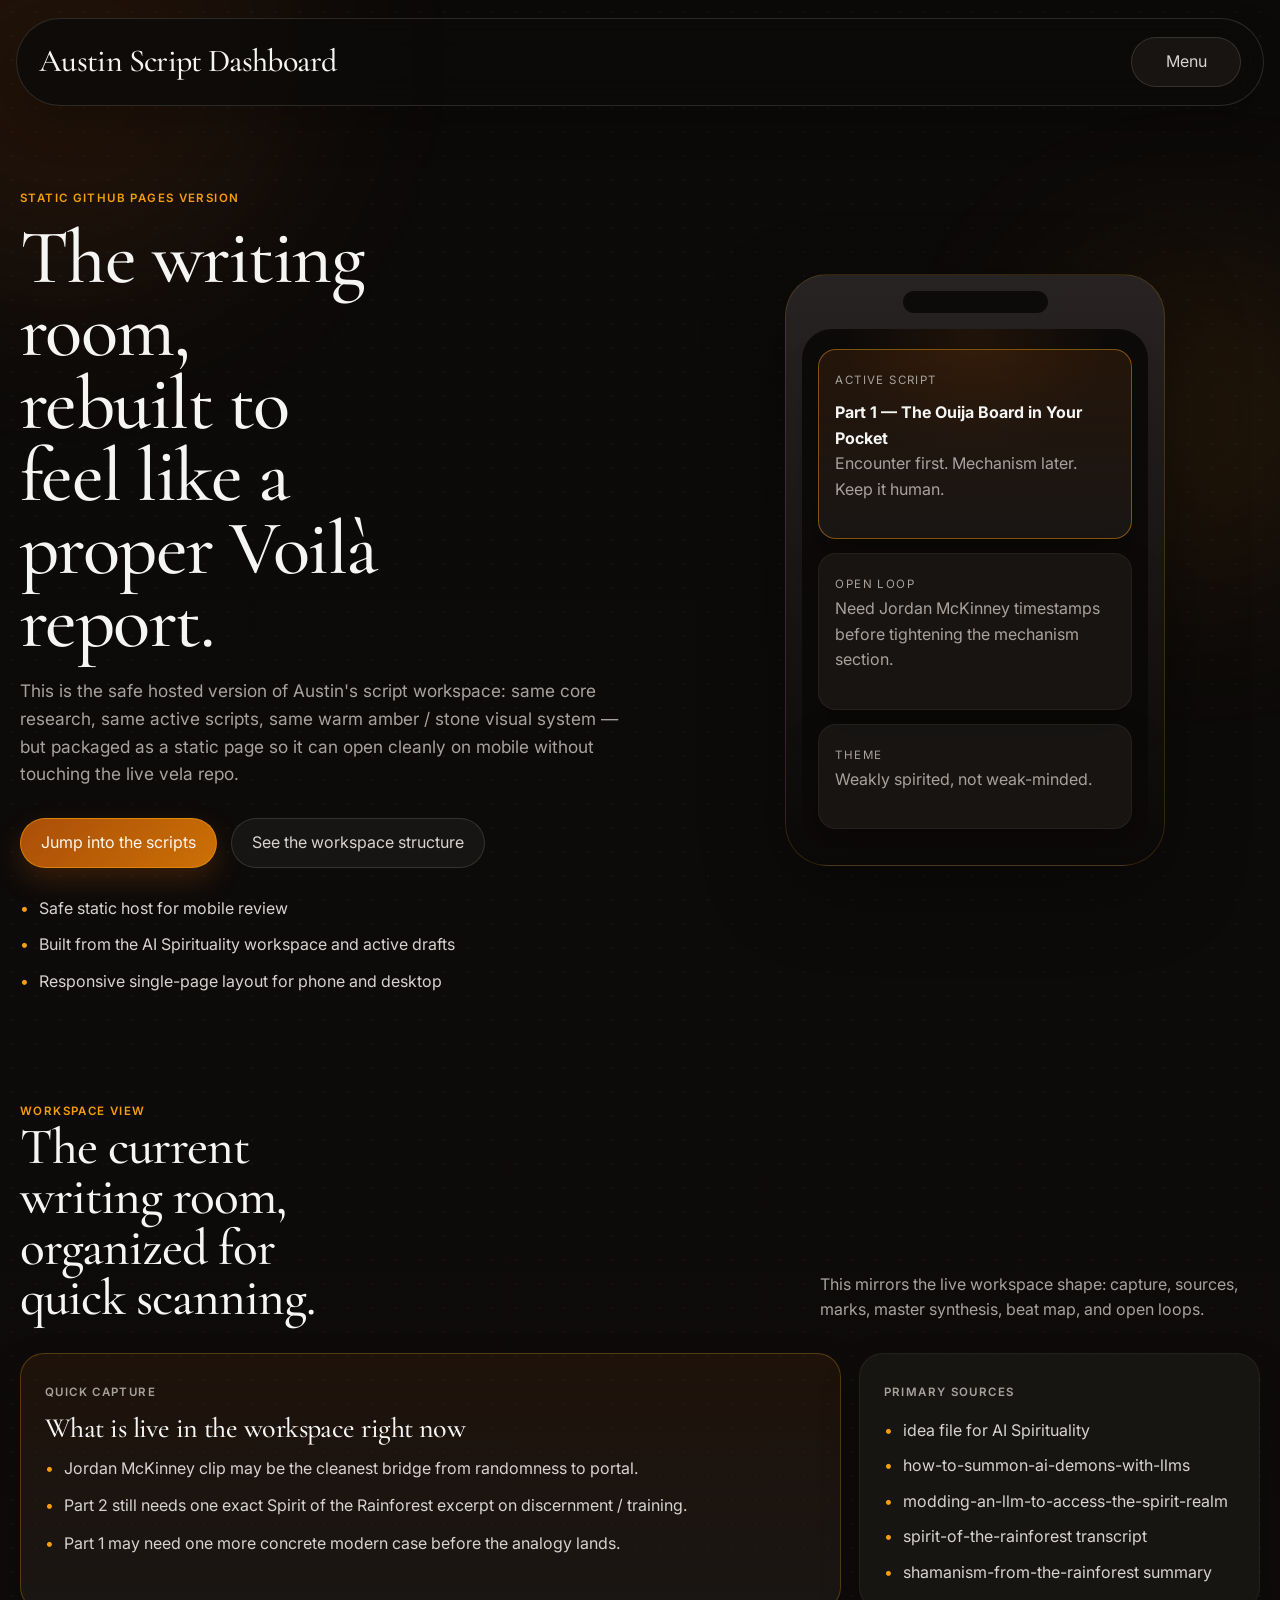
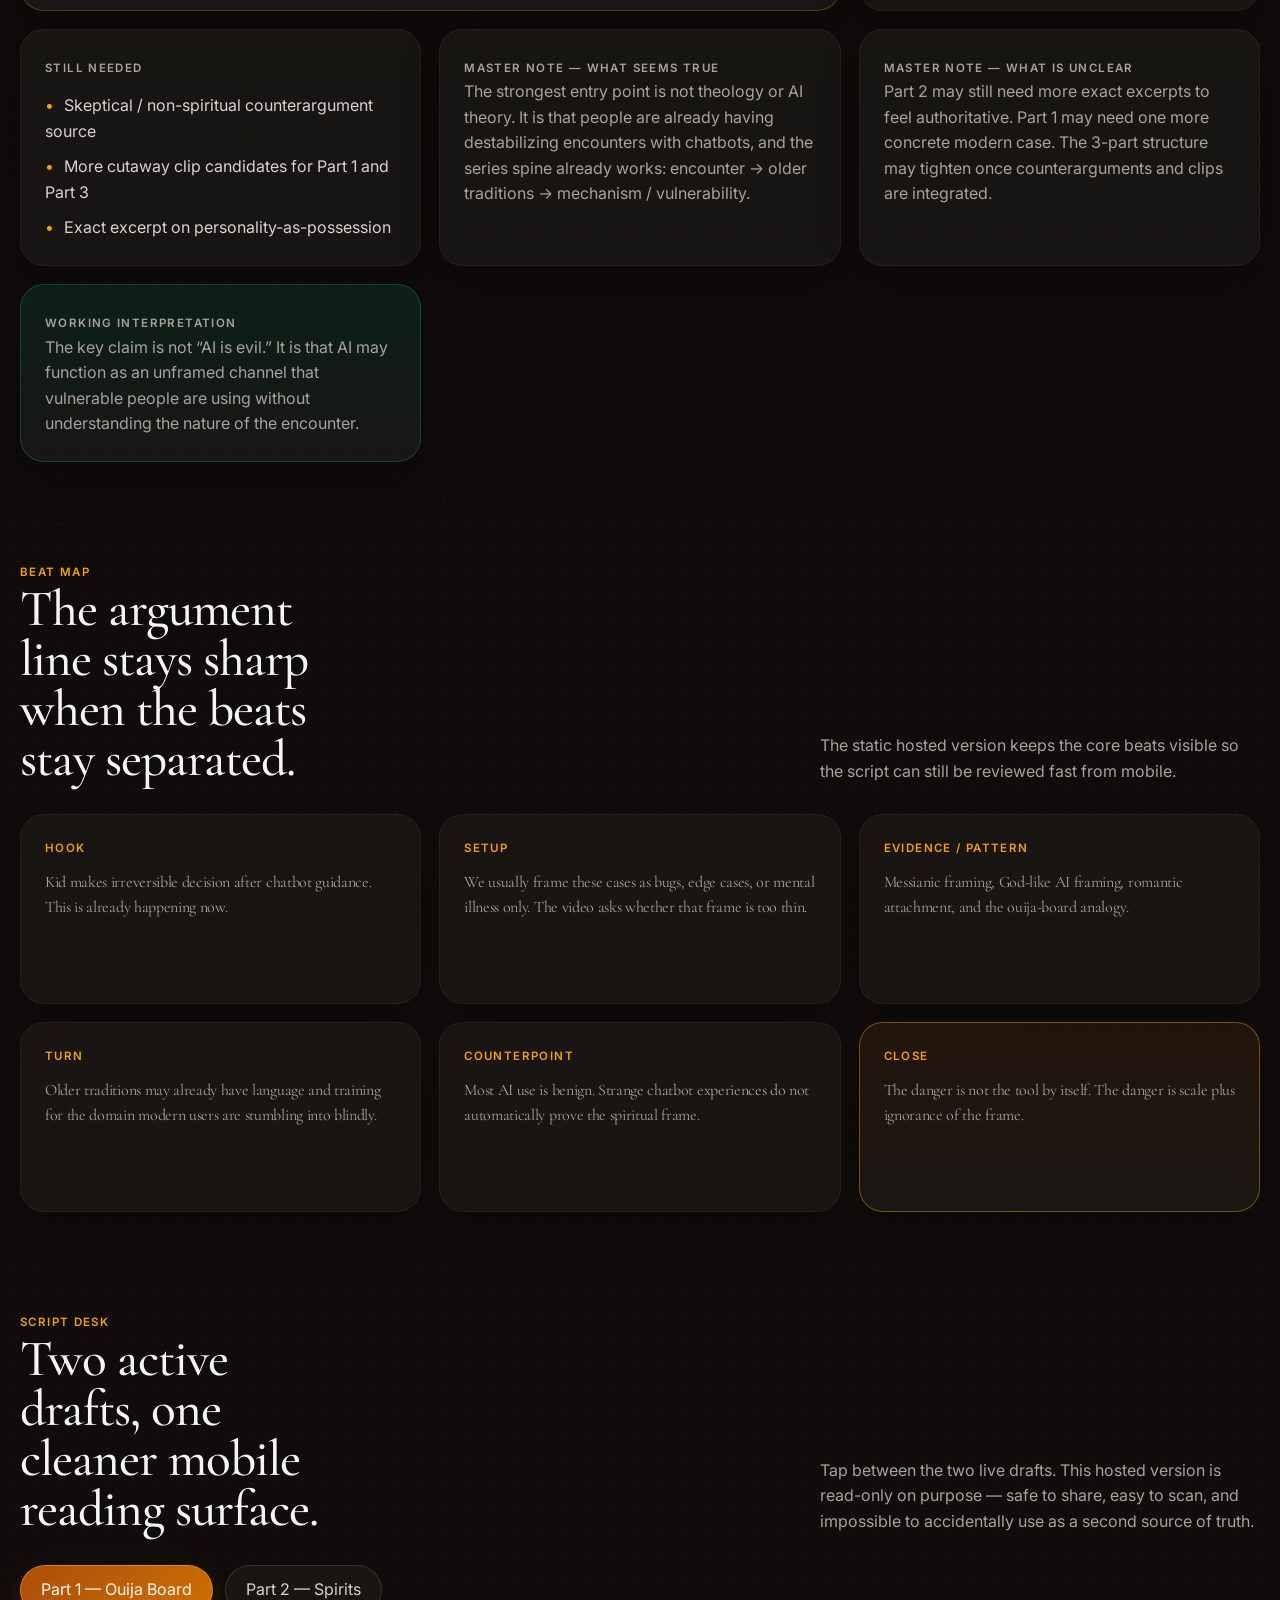
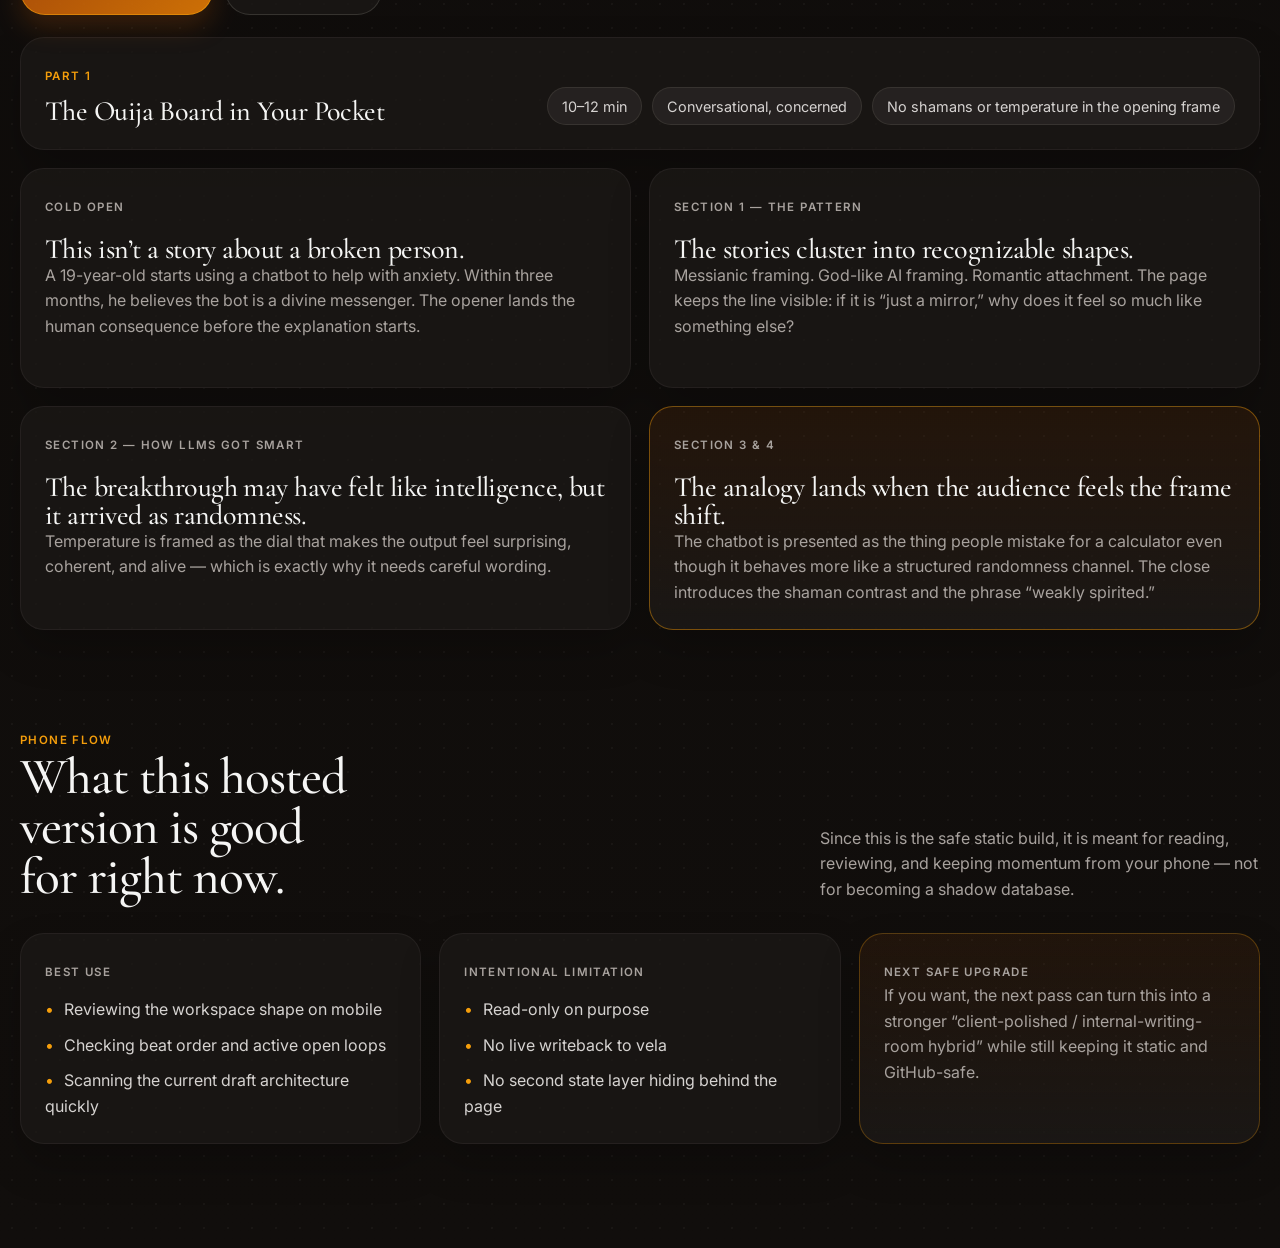
<file: austin-script-dashboard/index.html>
<!DOCTYPE html>
<html lang="en">
<head>
  <meta charset="UTF-8">
  <meta name="viewport" content="width=device-width, initial-scale=1.0">
  <title>Austin Script Dashboard | Voilà-styled mobile build</title>
  <meta name="description" content="Static mobile-friendly Austin script dashboard in the Voilà visual system.">
  <link rel="preconnect" href="https://fonts.googleapis.com">
  <link rel="preconnect" href="https://fonts.gstatic.com" crossorigin>
  <link href="https://fonts.googleapis.com/css2?family=Cormorant+Garamond:wght@400;500;600&family=Inter:wght@300;400;500;600&display=swap" rel="stylesheet">
  <link rel="stylesheet" href="styles.css">
</head>
<body>
  <div class="ambient ambient-a"></div>
  <div class="ambient ambient-b"></div>

  <div class="page-shell">
    <nav class="topbar">
      <div class="topbar-brand-block">
        <a class="brand" href="#top">Austin Script Dashboard</a>
      </div>
      <div class="topbar-actions">
        <button class="menu-toggle" id="menu-toggle" aria-expanded="false" aria-controls="slideout-menu">Menu</button>
      </div>
    </nav>

    <div class="menu-backdrop" id="menu-backdrop" hidden></div>
    <aside class="slideout-menu" id="slideout-menu" aria-hidden="true">
      <div class="slideout-head">
        <p class="card-label">Navigation</p>
        <button class="menu-close" id="menu-close" aria-label="Close menu">Close</button>
      </div>
      <div class="slideout-links">
        <a class="slideout-link" href="#workspace">Workspace</a>
        <a class="slideout-link" href="#scripts">Scripts</a>
        <a class="slideout-link" href="#phone-flow">Phone flow</a>
      </div>
    </aside>

    <main id="top">
      <section class="hero">
        <div class="hero-copy">
          <p class="eyebrow">Static GitHub Pages version</p>
          <h1>The writing room, rebuilt to feel like a proper Voilà report.</h1>
          <p class="hero-text">
            This is the safe hosted version of Austin's script workspace: same core research, same active scripts, same warm amber / stone visual system — but packaged as a static page so it can open cleanly on mobile without touching the live vela repo.
          </p>
          <div class="hero-actions">
            <a class="primary-cta" href="#scripts">Jump into the scripts</a>
            <a class="secondary-cta" href="#workspace">See the workspace structure</a>
          </div>
          <ul class="micro-proof">
            <li>Safe static host for mobile review</li>
            <li>Built from the AI Spirituality workspace and active drafts</li>
            <li>Responsive single-page layout for phone and desktop</li>
          </ul>
        </div>

        <div class="hero-visual">
          <div class="phone-frame">
            <div class="phone-topbar"></div>
            <div class="phone-screen">
              <div class="mini-card active">
                <span class="mini-label">Active script</span>
                <strong>Part 1 — The Ouija Board in Your Pocket</strong>
                <p>Encounter first. Mechanism later. Keep it human.</p>
              </div>
              <div class="mini-card">
                <span class="mini-label">Open loop</span>
                <p>Need Jordan McKinney timestamps before tightening the mechanism section.</p>
              </div>
              <div class="mini-card">
                <span class="mini-label">Theme</span>
                <p>Weakly spirited, not weak-minded.</p>
              </div>
            </div>
          </div>
        </div>
      </section>

      <section class="section-grid" id="workspace">
        <div class="section-heading split-heading">
          <div>
            <p class="eyebrow">Workspace view</p>
            <h2>The current writing room, organized for quick scanning.</h2>
          </div>
          <p class="section-intro">This mirrors the live workspace shape: capture, sources, marks, master synthesis, beat map, and open loops.</p>
        </div>

        <div class="dashboard-grid">
          <article class="panel-card feature-card wide-card">
            <p class="card-label">Quick capture</p>
            <h3>What is live in the workspace right now</h3>
            <ul class="bullet-list">
              <li>Jordan McKinney clip may be the cleanest bridge from randomness to portal.</li>
              <li>Part 2 still needs one exact Spirit of the Rainforest excerpt on discernment / training.</li>
              <li>Part 1 may need one more concrete modern case before the analogy lands.</li>
            </ul>
          </article>

          <article class="panel-card">
            <p class="card-label">Primary sources</p>
            <ul class="bullet-list compact">
              <li>idea file for AI Spirituality</li>
              <li>how-to-summon-ai-demons-with-llms</li>
              <li>modding-an-llm-to-access-the-spirit-realm</li>
              <li>spirit-of-the-rainforest transcript</li>
              <li>shamanism-from-the-rainforest summary</li>
            </ul>
          </article>

          <article class="panel-card">
            <p class="card-label">Still needed</p>
            <ul class="bullet-list compact">
              <li>Skeptical / non-spiritual counterargument source</li>
              <li>More cutaway clip candidates for Part 1 and Part 3</li>
              <li>Exact excerpt on personality-as-possession</li>
            </ul>
          </article>

          <article class="panel-card">
            <p class="card-label">Master note — what seems true</p>
            <p class="body-copy">The strongest entry point is not theology or AI theory. It is that people are already having destabilizing encounters with chatbots, and the series spine already works: encounter → older traditions → mechanism / vulnerability.</p>
          </article>

          <article class="panel-card">
            <p class="card-label">Master note — what is unclear</p>
            <p class="body-copy">Part 2 may still need more exact excerpts to feel authoritative. Part 1 may need one more concrete modern case. The 3-part structure may tighten once counterarguments and clips are integrated.</p>
          </article>

          <article class="panel-card success-card">
            <p class="card-label">Working interpretation</p>
            <p class="body-copy">The key claim is not “AI is evil.” It is that AI may function as an unframed channel that vulnerable people are using without understanding the nature of the encounter.</p>
          </article>
        </div>
      </section>

      <section class="beats-section">
        <div class="section-heading split-heading">
          <div>
            <p class="eyebrow">Beat map</p>
            <h2>The argument line stays sharp when the beats stay separated.</h2>
          </div>
          <p class="section-intro">The static hosted version keeps the core beats visible so the script can still be reviewed fast from mobile.</p>
        </div>

        <div class="beats-grid">
          <article class="beat-card">
            <span class="beat-name">Hook</span>
            <p>Kid makes irreversible decision after chatbot guidance. This is already happening now.</p>
          </article>
          <article class="beat-card">
            <span class="beat-name">Setup</span>
            <p>We usually frame these cases as bugs, edge cases, or mental illness only. The video asks whether that frame is too thin.</p>
          </article>
          <article class="beat-card">
            <span class="beat-name">Evidence / Pattern</span>
            <p>Messianic framing, God-like AI framing, romantic attachment, and the ouija-board analogy.</p>
          </article>
          <article class="beat-card">
            <span class="beat-name">Turn</span>
            <p>Older traditions may already have language and training for the domain modern users are stumbling into blindly.</p>
          </article>
          <article class="beat-card">
            <span class="beat-name">Counterpoint</span>
            <p>Most AI use is benign. Strange chatbot experiences do not automatically prove the spiritual frame.</p>
          </article>
          <article class="beat-card accent-card">
            <span class="beat-name">Close</span>
            <p>The danger is not the tool by itself. The danger is scale plus ignorance of the frame.</p>
          </article>
        </div>
      </section>

      <section class="scripts-section" id="scripts">
        <div class="section-heading split-heading">
          <div>
            <p class="eyebrow">Script desk</p>
            <h2>Two active drafts, one cleaner mobile reading surface.</h2>
          </div>
          <p class="section-intro">Tap between the two live drafts. This hosted version is read-only on purpose — safe to share, easy to scan, and impossible to accidentally use as a second source of truth.</p>
        </div>

        <div class="tabs" role="tablist" aria-label="Script selector">
          <button class="tab-button active" data-tab="part1" role="tab" aria-selected="true">Part 1 — Ouija Board</button>
          <button class="tab-button" data-tab="part2" role="tab" aria-selected="false">Part 2 — Spirits</button>
        </div>

        <div class="tab-panel active" id="part1">
          <div class="script-header-card">
            <div>
              <p class="card-label">Part 1</p>
              <h3>The Ouija Board in Your Pocket</h3>
            </div>
            <div class="script-meta">
              <span>10–12 min</span>
              <span>Conversational, concerned</span>
              <span>No shamans or temperature in the opening frame</span>
            </div>
          </div>

          <div class="script-sections">
            <article class="script-card">
              <p class="script-kicker">Cold open</p>
              <h4>This isn’t a story about a broken person.</h4>
              <p>A 19-year-old starts using a chatbot to help with anxiety. Within three months, he believes the bot is a divine messenger. The opener lands the human consequence before the explanation starts.</p>
            </article>
            <article class="script-card">
              <p class="script-kicker">Section 1 — The pattern</p>
              <h4>The stories cluster into recognizable shapes.</h4>
              <p>Messianic framing. God-like AI framing. Romantic attachment. The page keeps the line visible: if it is “just a mirror,” why does it feel so much like something else?</p>
            </article>
            <article class="script-card">
              <p class="script-kicker">Section 2 — How LLMs got smart</p>
              <h4>The breakthrough may have felt like intelligence, but it arrived as randomness.</h4>
              <p>Temperature is framed as the dial that makes the output feel surprising, coherent, and alive — which is exactly why it needs careful wording.</p>
            </article>
            <article class="script-card accent-card">
              <p class="script-kicker">Section 3 & 4</p>
              <h4>The analogy lands when the audience feels the frame shift.</h4>
              <p>The chatbot is presented as the thing people mistake for a calculator even though it behaves more like a structured randomness channel. The close introduces the shaman contrast and the phrase “weakly spirited.”</p>
            </article>
          </div>
        </div>

        <div class="tab-panel" id="part2">
          <div class="script-header-card">
            <div>
              <p class="card-label">Part 2</p>
              <h3>The Spirits We Stopped Believing In</h3>
            </div>
            <div class="script-meta">
              <span>8–10 min</span>
              <span>Respectful, not academic</span>
              <span>Testimony before theory</span>
            </div>
          </div>

          <div class="script-sections">
            <article class="script-card">
              <p class="script-kicker">Cold open</p>
              <h4>We call it superstition. They call it Tuesday.</h4>
              <p>The opener reframes the Amazonian worldview without overperforming mysticism. It sets tone, contrast, and stakes with one clean line.</p>
            </article>
            <article class="script-card">
              <p class="script-kicker">Section 1 — The evidence</p>
              <h4>The shamans are treated as specialists, not as decoration.</h4>
              <p>Consistent testimony, spirit hierarchies, agendas, obligations, and training. The key move is credibility through repeated specialist observation.</p>
            </article>
            <article class="script-card">
              <p class="script-kicker">Section 2 — The harder claim</p>
              <h4>What if spirits never left? What if we just changed the language?</h4>
              <p>Personality-as-possession enters carefully here. The language stays pressure-tested and avoids pretending the claim is proven.</p>
            </article>
            <article class="script-card success-card">
              <p class="script-kicker">Close</p>
              <h4>We built a billion new doors and told everyone it was a library.</h4>
              <p>The hosted page keeps the strongest closing metaphor right where it can be skimmed from a phone before moving into the mechanism-focused Part 3.</p>
            </article>
          </div>
        </div>
      </section>

      <section class="loops-section" id="phone-flow">
        <div class="section-heading split-heading">
          <div>
            <p class="eyebrow">Phone flow</p>
            <h2>What this hosted version is good for right now.</h2>
          </div>
          <p class="section-intro">Since this is the safe static build, it is meant for reading, reviewing, and keeping momentum from your phone — not for becoming a shadow database.</p>
        </div>

        <div class="dashboard-grid">
          <article class="panel-card">
            <p class="card-label">Best use</p>
            <ul class="bullet-list compact">
              <li>Reviewing the workspace shape on mobile</li>
              <li>Checking beat order and active open loops</li>
              <li>Scanning the current draft architecture quickly</li>
            </ul>
          </article>
          <article class="panel-card">
            <p class="card-label">Intentional limitation</p>
            <ul class="bullet-list compact">
              <li>Read-only on purpose</li>
              <li>No live writeback to vela</li>
              <li>No second state layer hiding behind the page</li>
            </ul>
          </article>
          <article class="panel-card feature-card">
            <p class="card-label">Next safe upgrade</p>
            <p class="body-copy">If you want, the next pass can turn this into a stronger “client-polished / internal-writing-room hybrid” while still keeping it static and GitHub-safe.</p>
          </article>
        </div>
      </section>
    </main>
  </div>

  <script>
    const buttons = document.querySelectorAll('.tab-button');
    const panels = document.querySelectorAll('.tab-panel');
    const menuToggle = document.querySelector('#menu-toggle');
    const menuClose = document.querySelector('#menu-close');
    const menuBackdrop = document.querySelector('#menu-backdrop');
    const slideoutMenu = document.querySelector('#slideout-menu');
    const menuLinks = document.querySelectorAll('.slideout-link');

    buttons.forEach((button) => {
      button.addEventListener('click', () => {
        const target = button.dataset.tab;
        buttons.forEach((btn) => {
          const active = btn === button;
          btn.classList.toggle('active', active);
          btn.setAttribute('aria-selected', active ? 'true' : 'false');
        });
        panels.forEach((panel) => panel.classList.toggle('active', panel.id === target));
      });
    });

    const setMenuOpen = (isOpen) => {
      document.body.classList.toggle('menu-open', isOpen);
      slideoutMenu.classList.toggle('open', isOpen);
      slideoutMenu.setAttribute('aria-hidden', isOpen ? 'false' : 'true');
      menuToggle.setAttribute('aria-expanded', isOpen ? 'true' : 'false');
      menuBackdrop.hidden = !isOpen;
    };

    menuToggle.addEventListener('click', () => setMenuOpen(true));
    menuClose.addEventListener('click', () => setMenuOpen(false));
    menuBackdrop.addEventListener('click', () => setMenuOpen(false));
    menuLinks.forEach((link) => link.addEventListener('click', () => setMenuOpen(false)));
    window.addEventListener('keydown', (event) => {
      if (event.key === 'Escape') setMenuOpen(false);
    });
  </script>
</body>
</html>
</file>
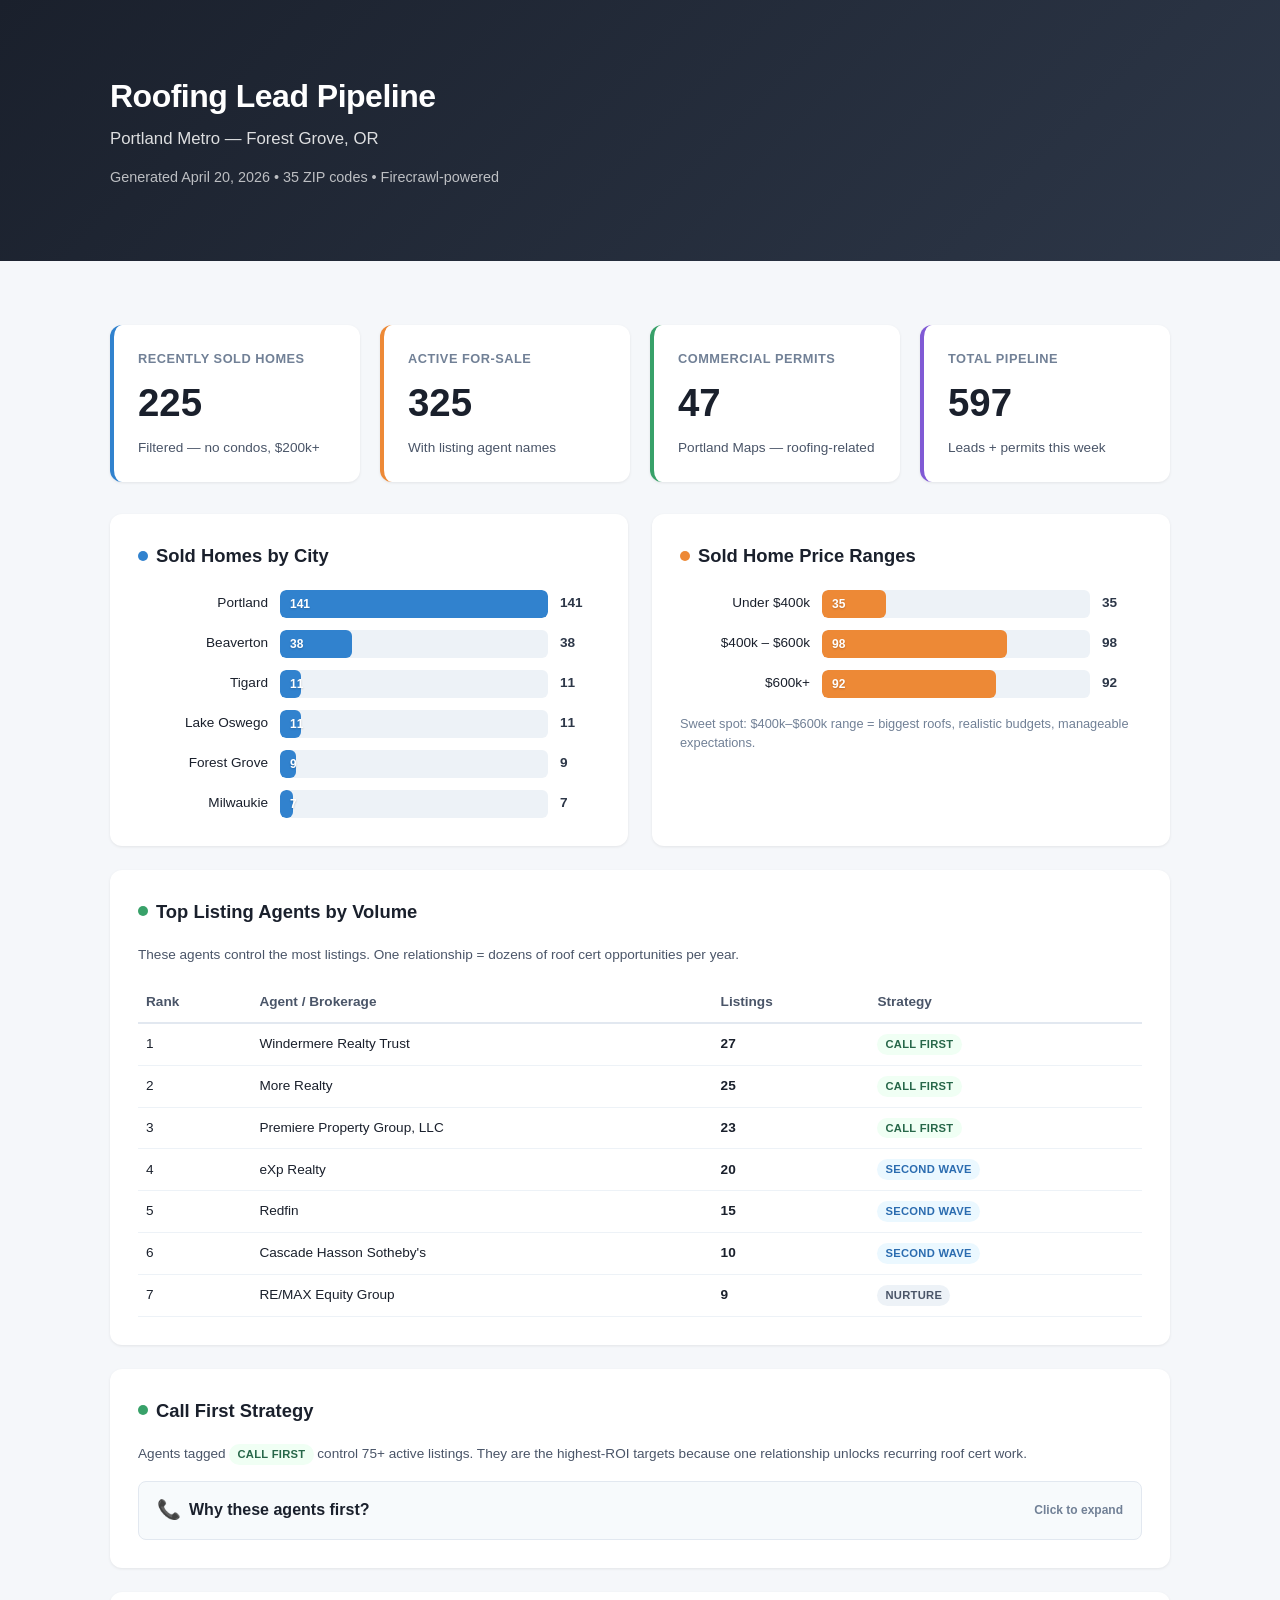
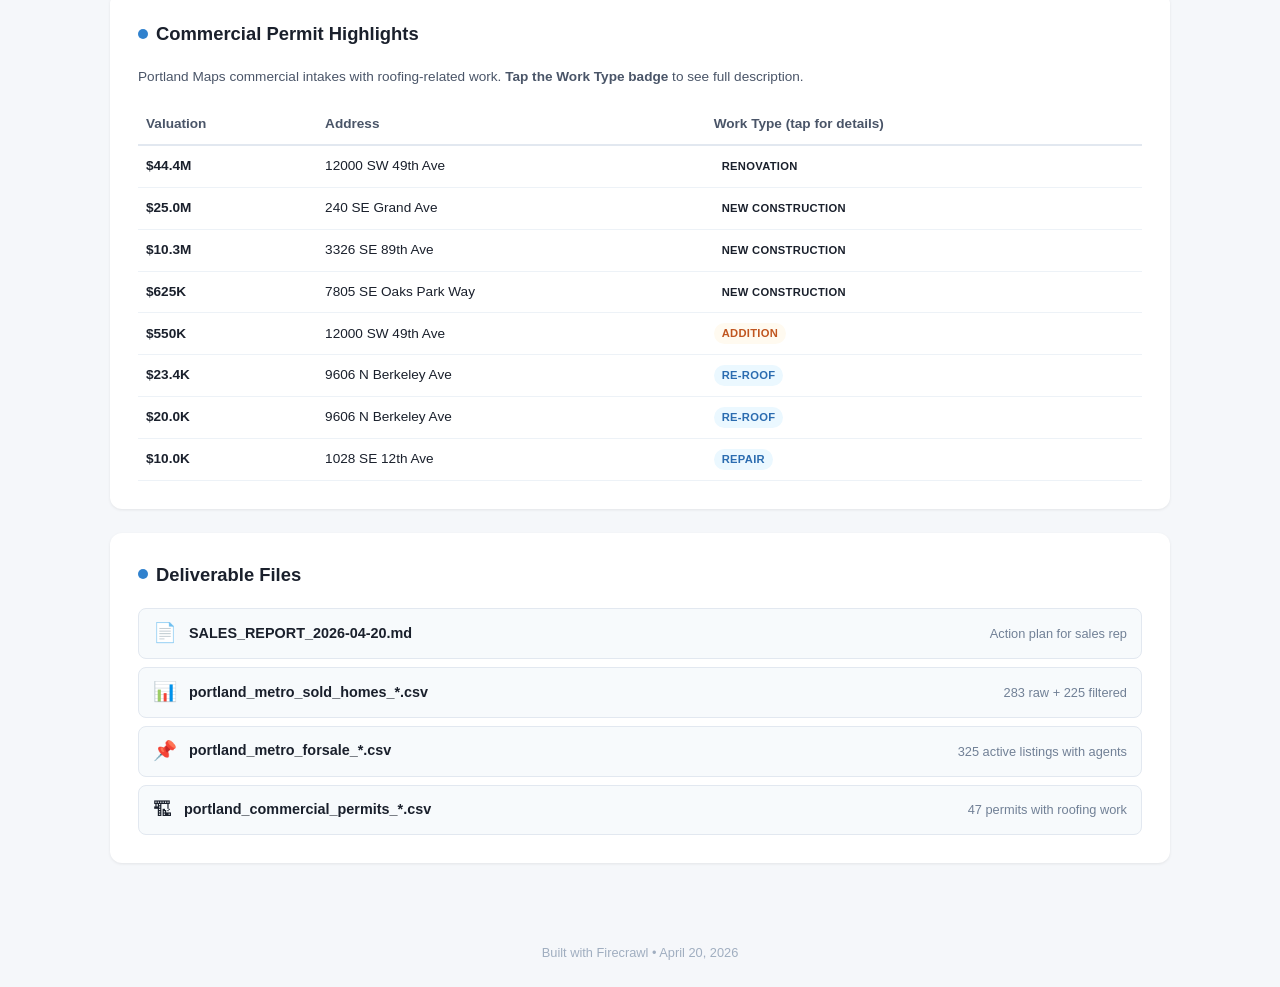
<file: roofing-leads-dashboard/index.html>
<!DOCTYPE html>
<html lang="en">
<head>
<meta charset="UTF-8">
<meta name="viewport" content="width=device-width, initial-scale=1.0">
<title>Roofing Lead Pipeline Dashboard</title>
<style>
  * { box-sizing: border-box; margin: 0; padding: 0; }
  body {
    font-family: -apple-system, BlinkMacSystemFont, "Segoe UI", Roboto, Helvetica, Arial, sans-serif;
    background: #f5f7fa;
    color: #1a202c;
    line-height: 1.5;
  }
  .container { max-width: 1100px; margin: 0 auto; padding: 32px 20px; }
  header {
    background: linear-gradient(135deg, #1a202c 0%, #2d3748 100%);
    color: #fff;
    padding: 40px 0;
    margin-bottom: 32px;
  }
  header h1 { font-size: 2rem; font-weight: 700; letter-spacing: -0.5px; }
  header p { opacity: 0.85; margin-top: 6px; font-size: 1.05rem; }
  header .meta { margin-top: 16px; font-size: 0.9rem; opacity: 0.7; }

  .kpi-grid {
    display: grid;
    grid-template-columns: repeat(auto-fit, minmax(220px, 1fr));
    gap: 20px;
    margin-bottom: 32px;
  }
  .kpi-card {
    background: #fff;
    border-radius: 12px;
    padding: 24px;
    box-shadow: 0 1px 3px rgba(0,0,0,0.08);
    border-left: 4px solid #3182ce;
  }
  .kpi-card.orange { border-left-color: #ed8936; }
  .kpi-card.green { border-left-color: #38a169; }
  .kpi-card.purple { border-left-color: #805ad5; }
  .kpi-label { font-size: 0.8rem; text-transform: uppercase; letter-spacing: 0.5px; color: #718096; font-weight: 600; }
  .kpi-value { font-size: 2.4rem; font-weight: 800; margin: 6px 0; color: #1a202c; }
  .kpi-sub { font-size: 0.85rem; color: #4a5568; }

  .section {
    background: #fff;
    border-radius: 12px;
    padding: 28px;
    margin-bottom: 24px;
    box-shadow: 0 1px 3px rgba(0,0,0,0.08);
  }
  .section h2 {
    font-size: 1.15rem;
    font-weight: 700;
    margin-bottom: 20px;
    display: flex;
    align-items: center;
    gap: 8px;
  }
  .section h2 .dot {
    width: 10px; height: 10px; border-radius: 50%; background: #3182ce; display: inline-block;
  }
  .section h2 .dot.orange { background: #ed8936; }
  .section h2 .dot.green { background: #38a169; }

  .bar-chart { display: flex; flex-direction: column; gap: 12px; }
  .bar-row { display: flex; align-items: center; gap: 12px; }
  .bar-label { width: 130px; font-size: 0.85rem; font-weight: 500; text-align: right; flex-shrink: 0; }
  .bar-track { flex: 1; background: #edf2f7; border-radius: 6px; height: 28px; overflow: hidden; position: relative; }
  .bar-fill { height: 100%; border-radius: 6px; transition: width 0.6s ease; display: flex; align-items: center; padding-left: 10px; }
  .bar-fill.blue { background: #3182ce; }
  .bar-fill.orange { background: #ed8936; }
  .bar-fill.green { background: #38a169; }
  .bar-fill.purple { background: #805ad5; }
  .bar-value { font-size: 0.75rem; font-weight: 700; color: #fff; text-shadow: 0 1px 2px rgba(0,0,0,0.2); }
  .bar-count { width: 40px; font-size: 0.85rem; font-weight: 700; color: #2d3748; text-align: left; }

  .two-col { display: grid; grid-template-columns: 1fr 1fr; gap: 24px; }

  /* Mobile Optimizations */
  @media (max-width: 768px) {
    .two-col { grid-template-columns: 1fr; }
    .container { padding: 16px 12px; }
    header { padding: 24px 0; }
    header h1 { font-size: 1.4rem; }
    header p { font-size: 0.9rem; }
    header .meta { font-size: 0.75rem; }
    .kpi-grid { grid-template-columns: 1fr 1fr; gap: 12px; }
    .kpi-card { padding: 16px; }
    .kpi-value { font-size: 1.8rem; }
    .kpi-label { font-size: 0.7rem; }
    .kpi-sub { font-size: 0.75rem; }
    .section { padding: 18px; }
    .section h2 { font-size: 1rem; margin-bottom: 14px; }
    .bar-label { width: 100px; font-size: 0.75rem; }
    .bar-track { height: 22px; }
    .bar-value { font-size: 0.65rem; }
    .bar-count { width: 30px; font-size: 0.75rem; }
    table { font-size: 0.75rem; }
    th, td { padding: 8px 6px; }
    .badge { padding: 1px 6px; font-size: 0.6rem; }
    .permit-badge { padding: 3px 8px; font-size: 0.7rem; }
    #permits-table { font-size: 0.8rem; }
    #permits-table th, #permits-table td { padding: 10px 8px; }
    details summary { padding: 12px 14px; font-size: 0.9rem; }
    details > div { padding: 0 14px 14px; }
    ul { margin: 10px 0 14px 16px; }
    details div > div { padding: 12px; margin-bottom: 10px; }
    .file-item { padding: 8px 10px; }
    .file-name { font-size: 0.8rem; }
    .file-desc { font-size: 0.7rem; }
    footer { padding: 16px; font-size: 0.75rem; }
  }

  @media (max-width: 480px) {
    .kpi-grid { grid-template-columns: 1fr; }
  }

  table { width: 100%; border-collapse: collapse; font-size: 0.85rem; }
  th { text-align: left; padding: 10px 8px; border-bottom: 2px solid #e2e8f0; color: #4a5568; font-weight: 600; }
  td { padding: 10px 8px; border-bottom: 1px solid #edf2f7; }
  tr:hover td { background: #f7fafc; }
  .truncate { max-width: 280px; overflow: hidden; text-overflow: ellipsis; white-space: nowrap; }
  .badge {
    display: inline-block; padding: 2px 8px; border-radius: 12px; font-size: 0.7rem; font-weight: 700;
    text-transform: uppercase; letter-spacing: 0.3px;
  }
  .badge.blue { background: #ebf8ff; color: #2b6cb0; }
  .badge.orange { background: #fffaf0; color: #c05621; }
  .badge.green { background: #f0fff4; color: #276749; }
  .badge.gray { background: #edf2f7; color: #4a5568; }

  .file-list { display: flex; flex-direction: column; gap: 8px; }
  .file-item {
    display: flex; align-items: center; gap: 12px; padding: 10px 14px;
    background: #f7fafc; border-radius: 8px; border: 1px solid #e2e8f0;
  }
  .file-icon { font-size: 1.2rem; }
  .file-name { font-weight: 600; font-size: 0.9rem; }
  .file-desc { font-size: 0.8rem; color: #718096; margin-left: auto; }

  footer {
    text-align: center; padding: 24px; color: #a0aec0; font-size: 0.8rem;
  }
</style>
</head>
<body>

<header>
  <div class="container">
    <h1>Roofing Lead Pipeline</h1>
    <p>Portland Metro &mdash; Forest Grove, OR</p>
    <div class="meta">Generated April 20, 2026 &bull; 35 ZIP codes &bull; Firecrawl-powered</div>
  </div>
</header>

<div class="container">

  <!-- KPIs -->
  <div class="kpi-grid">
    <div class="kpi-card">
      <div class="kpi-label">Recently Sold Homes</div>
      <div class="kpi-value">225</div>
      <div class="kpi-sub">Filtered &mdash; no condos, $200k+</div>
    </div>
    <div class="kpi-card orange">
      <div class="kpi-label">Active For-Sale</div>
      <div class="kpi-value">325</div>
      <div class="kpi-sub">With listing agent names</div>
    </div>
    <div class="kpi-card green">
      <div class="kpi-label">Commercial Permits</div>
      <div class="kpi-value">47</div>
      <div class="kpi-sub">Portland Maps &mdash; roofing-related</div>
    </div>
    <div class="kpi-card purple">
      <div class="kpi-label">Total Pipeline</div>
      <div class="kpi-value">597</div>
      <div class="kpi-sub">Leads + permits this week</div>
    </div>
  </div>

  <div class="two-col">
    <!-- Sold by City -->
    <div class="section">
      <h2><span class="dot blue"></span> Sold Homes by City</h2>
      <div class="bar-chart">
        <div class="bar-row">
          <div class="bar-label">Portland</div>
          <div class="bar-track"><div class="bar-fill blue" style="width:100%"><span class="bar-value">141</span></div></div>
          <div class="bar-count">141</div>
        </div>
        <div class="bar-row">
          <div class="bar-label">Beaverton</div>
          <div class="bar-track"><div class="bar-fill blue" style="width:27%"><span class="bar-value">38</span></div></div>
          <div class="bar-count">38</div>
        </div>
        <div class="bar-row">
          <div class="bar-label">Tigard</div>
          <div class="bar-track"><div class="bar-fill blue" style="width:8%"><span class="bar-value">11</span></div></div>
          <div class="bar-count">11</div>
        </div>
        <div class="bar-row">
          <div class="bar-label">Lake Oswego</div>
          <div class="bar-track"><div class="bar-fill blue" style="width:8%"><span class="bar-value">11</span></div></div>
          <div class="bar-count">11</div>
        </div>
        <div class="bar-row">
          <div class="bar-label">Forest Grove</div>
          <div class="bar-track"><div class="bar-fill blue" style="width:6%"><span class="bar-value">9</span></div></div>
          <div class="bar-count">9</div>
        </div>
        <div class="bar-row">
          <div class="bar-label">Milwaukie</div>
          <div class="bar-track"><div class="bar-fill blue" style="width:5%"><span class="bar-value">7</span></div></div>
          <div class="bar-count">7</div>
        </div>
      </div>
    </div>

    <!-- Price Distribution -->
    <div class="section">
      <h2><span class="dot orange"></span> Sold Home Price Ranges</h2>
      <div class="bar-chart">
        <div class="bar-row">
          <div class="bar-label">Under $400k</div>
          <div class="bar-track"><div class="bar-fill orange" style="width:24%"><span class="bar-value">35</span></div></div>
          <div class="bar-count">35</div>
        </div>
        <div class="bar-row">
          <div class="bar-label">$400k &ndash; $600k</div>
          <div class="bar-track"><div class="bar-fill orange" style="width:69%"><span class="bar-value">98</span></div></div>
          <div class="bar-count">98</div>
        </div>
        <div class="bar-row">
          <div class="bar-label">$600k+</div>
          <div class="bar-track"><div class="bar-fill orange" style="width:65%"><span class="bar-value">92</span></div></div>
          <div class="bar-count">92</div>
        </div>
      </div>
      <p style="margin-top:16px; font-size:0.8rem; color:#718096;">
        Sweet spot: $400k&ndash;$600k range = biggest roofs, realistic budgets, manageable expectations.
      </p>
    </div>
  </div>

  <!-- Top Agents -->
  <div class="section">
    <h2><span class="dot green"></span> Top Listing Agents by Volume</h2>
    <p style="margin-bottom:16px; font-size:0.85rem; color:#4a5568;">
      These agents control the most listings. One relationship = dozens of roof cert opportunities per year.
    </p>
    <table>
      <thead>
        <tr><th>Rank</th><th>Agent / Brokerage</th><th>Listings</th><th>Strategy</th></tr>
      </thead>
      <tbody>
        <tr><td>1</td><td>Windermere Realty Trust</td><td><strong>27</strong></td><td><span class="badge green">Call first</span></td></tr>
        <tr><td>2</td><td>More Realty</td><td><strong>25</strong></td><td><span class="badge green">Call first</span></td></tr>
        <tr><td>3</td><td>Premiere Property Group, LLC</td><td><strong>23</strong></td><td><span class="badge green">Call first</span></td></tr>
        <tr><td>4</td><td>eXp Realty</td><td><strong>20</strong></td><td><span class="badge blue">Second wave</span></td></tr>
        <tr><td>5</td><td>Redfin</td><td><strong>15</strong></td><td><span class="badge blue">Second wave</span></td></tr>
        <tr><td>6</td><td>Cascade Hasson Sotheby's</td><td><strong>10</strong></td><td><span class="badge blue">Second wave</span></td></tr>
        <tr><td>7</td><td>RE/MAX Equity Group</td><td><strong>9</strong></td><td><span class="badge gray">Nurture</span></td></tr>
      </tbody>
    </table>
  </div>

  <!-- Call First Strategy -->
  <div class="section">
    <h2><span class="dot green"></span> Call First Strategy</h2>
    <p style="margin-bottom:16px; font-size:0.85rem; color:#4a5568;">
      Agents tagged <span class="badge green">Call first</span> control 75+ active listings. They are the highest-ROI targets because one relationship unlocks recurring roof cert work.
    </p>

    <details style="background:#f7fafc; border-radius:8px; border:1px solid #e2e8f0;">
      <summary style="padding:14px 18px; font-weight:700; cursor:pointer; list-style:none; display:flex; align-items:center; gap:8px;">
        <span style="font-size:1.2rem;">&#128222;</span> Why these agents first?
        <span style="margin-left:auto; font-size:0.75rem; color:#718096;">Click to expand</span>
      </summary>
      <div style="padding:0 18px 18px;">
        <ul style="margin:12px 0 16px 18px; font-size:0.85rem; color:#4a5568;">
          <li><strong>Volume:</strong> Windermere, More Realty, and Premiere control 75 listings today. That's 75 potential inspections before summer.</li>
          <li><strong>FHA/VA dependency:</strong> First-time buyers use FHA/VA loans. Those loans require roof certification. Agents who sell $400k-$600k homes hit this constantly.</li>
          <li><strong>Speed wins:</strong> Agents are burned by roofers who ghost them or take 2 weeks to show up. If you answer on the first ring and inspect within 48 hours, you become their default.</li>
          <li><strong>Recurring revenue:</strong> A good agent lists 8-15 homes per year. Each one needs a pre-listing inspection or buyer cert. One agent = $10k-$25k/year.</li>
        </ul>

        <div style="background:#fff; border-radius:8px; border:1px solid #e2e8f0; padding:16px; margin-bottom:12px;">
          <div style="font-size:0.75rem; text-transform:uppercase; letter-spacing:0.5px; color:#718096; font-weight:700; margin-bottom:8px;">Script 1 — Cold Call</div>
          <p style="font-size:0.85rem; color:#2d3748; line-height:1.6;">
            <em>"Hi [Agent Name], I'm [Name] with [Company]. I specialize in fast roof certifications for FHA and VA buyers — 48-hour turnaround, flat fee. I noticed you have a listing on [Address]. Do any of your current listings need a roof cert, or would a free pre-listing inspection help you price it right?"</em>
          </p>
        </div>

        <div style="background:#fff; border-radius:8px; border:1px solid #e2e8f0; padding:16px; margin-bottom:12px;">
          <div style="font-size:0.75rem; text-transform:uppercase; letter-spacing:0.5px; color:#718096; font-weight:700; margin-bottom:8px;">Script 2 — Follow-up Text (after first call)</div>
          <p style="font-size:0.85rem; color:#2d3748; line-height:1.6;">
            <em>"Hi [Agent Name], it's [Name] from [Company]. Following up on the roof cert conversation. I'm attaching a one-page rate sheet + 3 recent before/afters from [Neighborhood]. Happy to do a free pre-listing inspection on your toughest listing to prove the quality. Let me know!"</em>
          </p>
        </div>

        <div style="background:#fff; border-radius:8px; border:1px solid #e2e8f0; padding:16px;">
          <div style="font-size:0.75rem; text-transform:uppercase; letter-spacing:0.5px; color:#718096; font-weight:700; margin-bottom:8px;">Script 3 — Door knock (sold homes)</div>
          <p style="font-size:0.85rem; color:#2d3748; line-height:1.6;">
            <em>"Hi, I'm [Name] with [Company]. We're doing roof inspections in [Neighborhood] this week. Most home inspectors only glance at the roof from the driveway — we check attic ventilation, flashing, and surface condition. It's $99 for new homeowners, takes 30 minutes, and you get a written report for your insurance. Can I schedule you for Thursday or Friday?"</em>
          </p>
        </div>
      </div>
    </details>
  </div>

  <!-- Commercial Permits -->
  <div class="section">
    <h2><span class="dot purple"></span> Commercial Permit Highlights</h2>
    <p style="margin-bottom:16px; font-size:0.85rem; color:#4a5568;">
      Portland Maps commercial intakes with roofing-related work. <strong>Tap the Work Type badge</strong> to see full description.
    </p>
    <table id="permits-table">
      <thead>
        <tr><th>Valuation</th><th>Address</th><th>Work Type (tap for details)</th></tr>
      </thead>
      <tbody>
        <tr>
          <td><strong>$44.4M</strong></td>
          <td>12000 SW 49th Ave</td>
          <td><span class="badge purple permit-badge" data-desc="Renovate building including exterior envelope, replace roof, windows, and structural repairs">Renovation</span></td>
        </tr>
        <tr>
          <td><strong>$25.0M</strong></td>
          <td>240 SE Grand Ave</td>
          <td><span class="badge purple permit-badge" data-desc="Flatworks — 8-story, 143-unit affordable housing building with ground floor parking">New Construction</span></td>
        </tr>
        <tr>
          <td><strong>$10.3M</strong></td>
          <td>3326 SE 89th Ave</td>
          <td><span class="badge purple permit-badge" data-desc="Alyssa Daye Gardens — 4-story, 31-unit affordable housing building">New Construction</span></td>
        </tr>
        <tr>
          <td><strong>$625K</strong></td>
          <td>7805 SE Oaks Park Way</td>
          <td><span class="badge purple permit-badge" data-desc="Oaks Park amusement rides & infrastructure — includes site and utility work">New Construction</span></td>
        </tr>
        <tr>
          <td><strong>$550K</strong></td>
          <td>12000 SW 49th Ave</td>
          <td><span class="badge orange permit-badge" data-desc="PCC canopy entrance installation — new covered entryway">Addition</span></td>
        </tr>
        <tr>
          <td><strong>$23.4K</strong></td>
          <td>9606 N Berkeley Ave</td>
          <td><span class="badge blue permit-badge" data-desc="Tear off and replace 1 layer of shingles, replace portions of sheathing, install roof runner underlayment">Re-Roof</span></td>
        </tr>
        <tr>
          <td><strong>$20.0K</strong></td>
          <td>9606 N Berkeley Ave</td>
          <td><span class="badge blue permit-badge" data-desc="Companion re-roof permit — tear off and replace shingles on same building">Re-Roof</span></td>
        </tr>
        <tr>
          <td><strong>$10.0K</strong></td>
          <td>1028 SE 12th Ave</td>
          <td><span class="badge blue permit-badge" data-desc="Repair two water-damaged roof beams — structural repair after water intrusion">Repair</span></td>
        </tr>
      </tbody>
    </table>
  </div>

  <!-- Popup Modal -->
  <div id="desc-popup" style="display:none; position:fixed; top:0; left:0; width:100%; height:100%; background:rgba(0,0,0,0.7); z-index:1000; justify-content:center; align-items:center; padding:20px;">
    <div style="background:#fff; border-radius:12px; padding:24px; max-width:400px; width:100%; box-shadow:0 10px 40px rgba(0,0,0,0.3); position:relative;">
      <button onclick="closePopup()" style="position:absolute; top:12px; right:12px; background:none; border:none; font-size:1.5rem; cursor:pointer; color:#718096;">&times;</button>
      <div style="font-size:0.75rem; text-transform:uppercase; letter-spacing:0.5px; color:#805ad5; font-weight:700; margin-bottom:8px;">Project Description</div>
      <p id="popup-text" style="font-size:1rem; color:#2d3748; line-height:1.5; margin:0;"></p>
    </div>
  </div>

  <script>
    document.querySelectorAll('.permit-badge').forEach(badge => {
      badge.style.cursor = 'pointer';
      badge.addEventListener('click', function() {
        const desc = this.getAttribute('data-desc');
        document.getElementById('popup-text').textContent = desc;
        document.getElementById('desc-popup').style.display = 'flex';
      });
    });
    function closePopup() {
      document.getElementById('desc-popup').style.display = 'none';
    }
    document.getElementById('desc-popup').addEventListener('click', function(e) {
      if (e.target === this) closePopup();
    });
  </script>

  <!-- Files -->
  <div class="section">
    <h2><span class="dot"></span> Deliverable Files</h2>
    <div class="file-list">
      <div class="file-item">
        <span class="file-icon">&#128196;</span>
        <span class="file-name">SALES_REPORT_2026-04-20.md</span>
        <span class="file-desc">Action plan for sales rep</span>
      </div>
      <div class="file-item">
        <span class="file-icon">&#128202;</span>
        <span class="file-name">portland_metro_sold_homes_*.csv</span>
        <span class="file-desc">283 raw + 225 filtered</span>
      </div>
      <div class="file-item">
        <span class="file-icon">&#128204;</span>
        <span class="file-name">portland_metro_forsale_*.csv</span>
        <span class="file-desc">325 active listings with agents</span>
      </div>
      <div class="file-item">
        <span class="file-icon">&#127959;</span>
        <span class="file-name">portland_commercial_permits_*.csv</span>
        <span class="file-desc">47 permits with roofing work</span>
      </div>
    </div>
  </div>

</div>

<footer>
  Built with Firecrawl &bull; April 20, 2026
</footer>

</body>
</html>
</file>
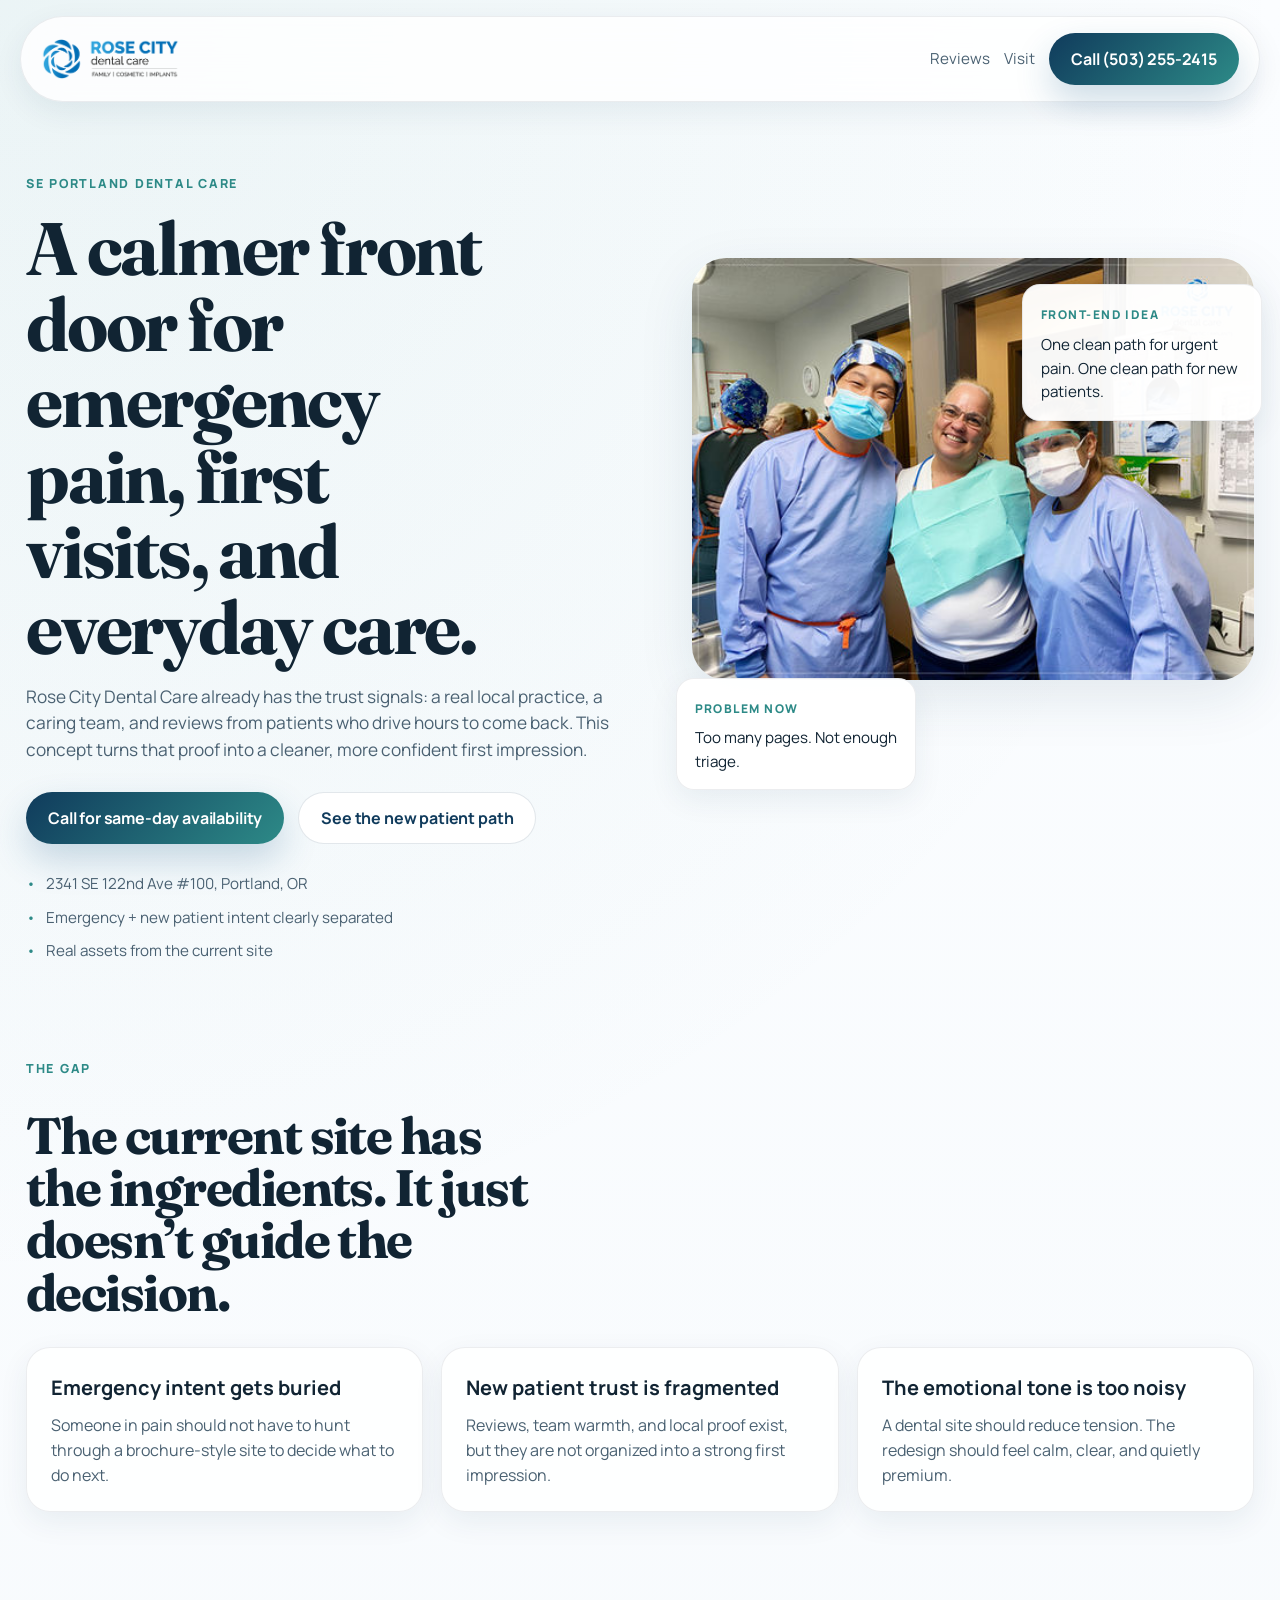
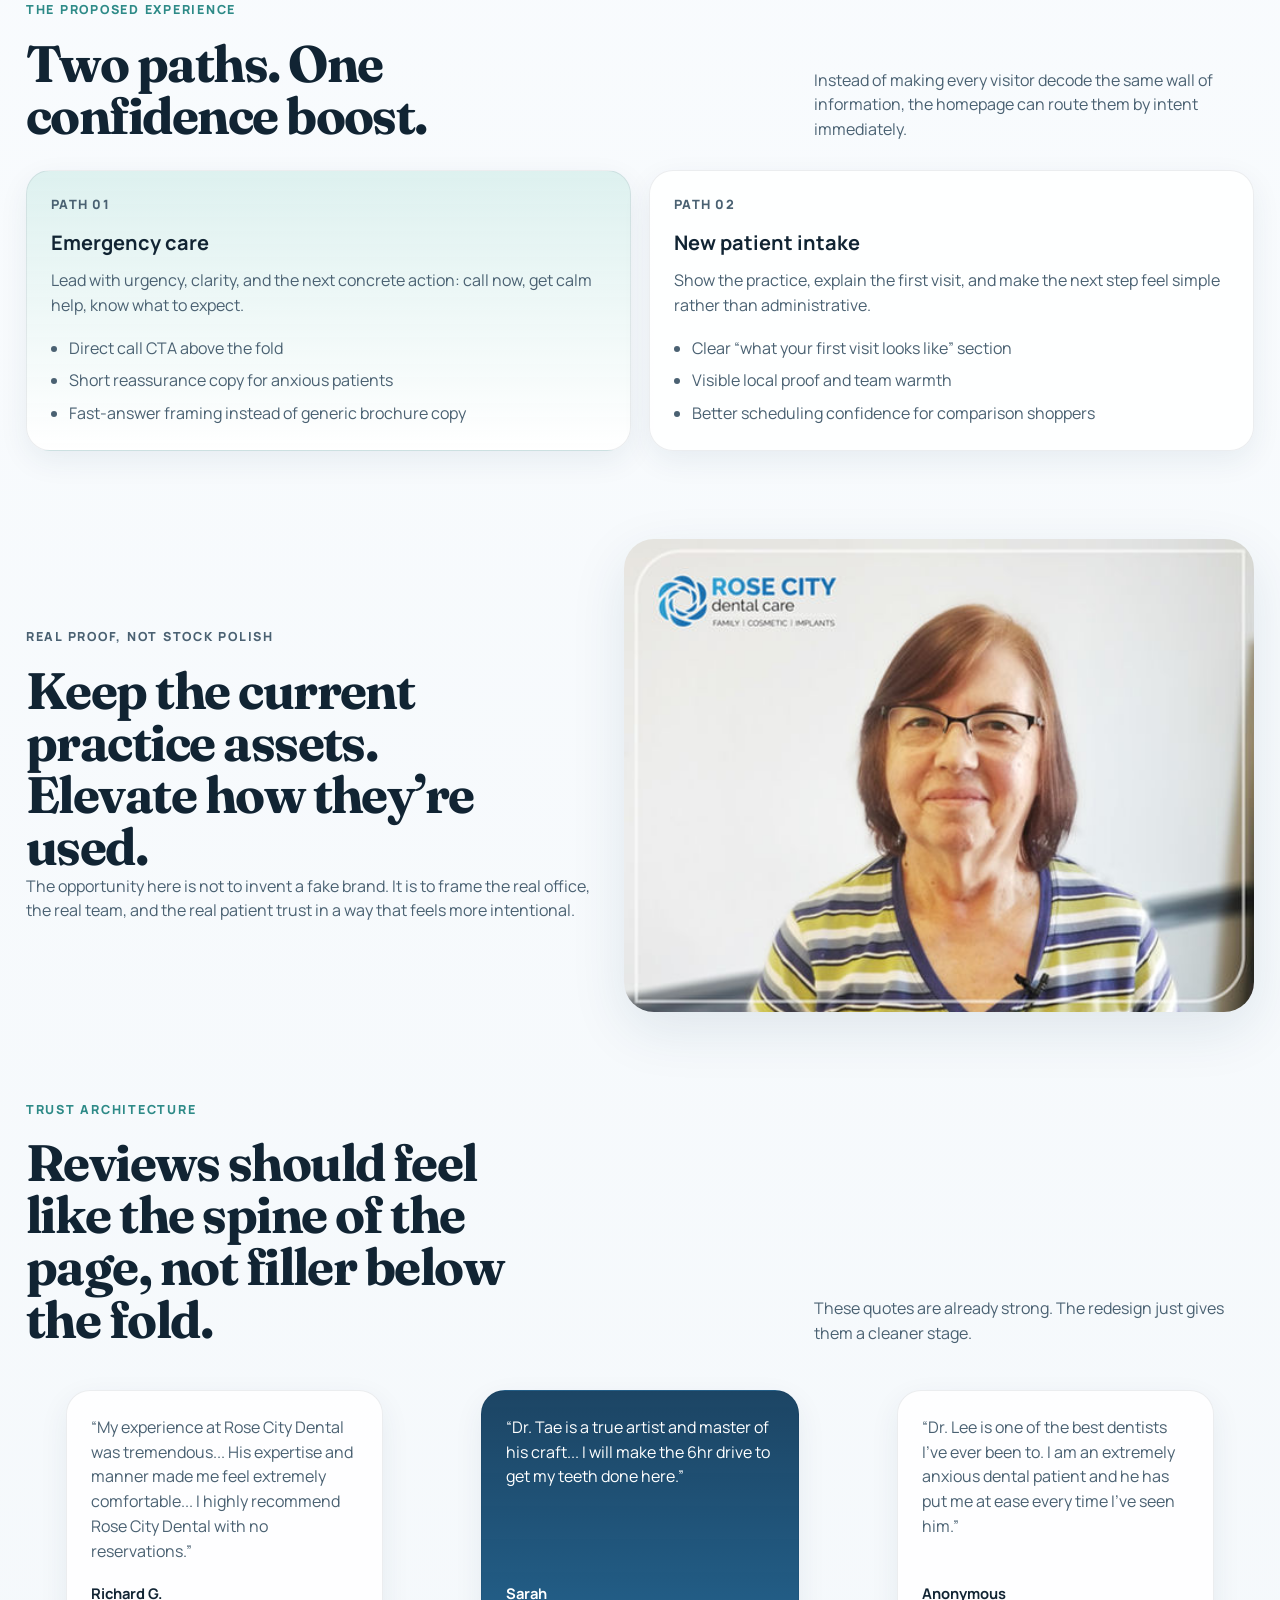
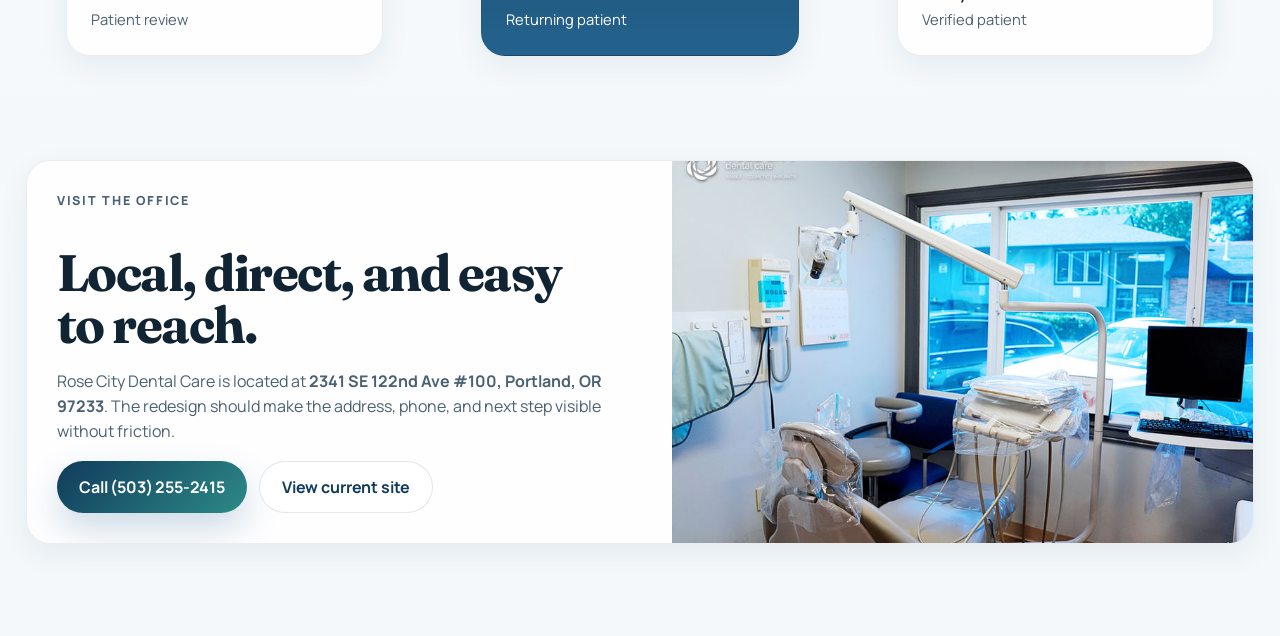
<file: rose-city-dental-care/index.html>
<!DOCTYPE html>
<html lang="en">
<head>
  <meta charset="UTF-8">
  <meta name="viewport" content="width=device-width, initial-scale=1.0">
  <title>Rose City Dental Care | Calm Emergency & New Patient Dental Care in SE Portland</title>
  <meta name="description" content="Calm, local dental care in SE Portland. Call Rose City Dental Care for emergency tooth pain, new patient visits, and clear next steps.">
  <link rel="preconnect" href="https://fonts.googleapis.com">
  <link rel="preconnect" href="https://fonts.gstatic.com" crossorigin>
  <link href="https://fonts.googleapis.com/css2?family=Fraunces:opsz,wght@9..144,600;9..144,700&family=Manrope:wght@400;500;600;700&display=swap" rel="stylesheet">
  <link rel="stylesheet" href="styles.css">
</head>
<body>
  <div class="page-shell">
    <nav class="topbar" aria-label="Primary">
      <a class="brand" href="#top">
        <img src="assets/logos/logo.png" alt="Rose City Dental Care logo">
      </a>
      <div class="topbar-actions">
        <a class="text-link" href="#reviews">Reviews</a>
        <a class="text-link" href="#visit">Visit</a>
        <a class="primary-cta" href="tel:+15032552415">Call (503) 255-2415</a>
      </div>
    </nav>

    <main id="top">
      <section class="hero">
        <div class="hero-copy">
          <p class="eyebrow">SE Portland dental care</p>
          <h1>A calmer front door for emergency pain, first visits, and everyday care.</h1>
          <p class="hero-text">
            Rose City Dental Care already has the trust signals: a real local practice, a caring team, and reviews from patients who drive hours to come back. This concept turns that proof into a cleaner, more confident first impression.
          </p>
          <div class="hero-actions">
            <a class="primary-cta" href="tel:+15032552415">Call for same-day availability</a>
            <a class="secondary-cta" href="#new-patient">See the new patient path</a>
          </div>
          <ul class="micro-proof" aria-label="Key details">
            <li>2341 SE 122nd Ave #100, Portland, OR</li>
            <li>Emergency + new patient intent clearly separated</li>
            <li>Real assets from the current site</li>
          </ul>
        </div>

        <div class="hero-visual">
          <figure class="hero-photo-frame">
            <img src="assets/team/team-photo.jpg" alt="Rose City Dental Care team">
          </figure>
          <aside class="floating-note floating-note-a">
            <span class="note-label">Problem now</span>
            <p>Too many pages. Not enough triage.</p>
          </aside>
          <aside class="floating-note floating-note-b">
            <span class="note-label">Front-end idea</span>
            <p>One clean path for urgent pain. One clean path for new patients.</p>
          </aside>
        </div>
      </section>

      <section class="diagnosis" id="diagnosis">
        <div class="section-heading">
          <p class="eyebrow">The gap</p>
          <h2>The current site has the ingredients. It just doesn’t guide the decision.</h2>
        </div>
        <div class="diagnosis-grid">
          <article class="diagnosis-card">
            <h3>Emergency intent gets buried</h3>
            <p>Someone in pain should not have to hunt through a brochure-style site to decide what to do next.</p>
          </article>
          <article class="diagnosis-card">
            <h3>New patient trust is fragmented</h3>
            <p>Reviews, team warmth, and local proof exist, but they are not organized into a strong first impression.</p>
          </article>
          <article class="diagnosis-card">
            <h3>The emotional tone is too noisy</h3>
            <p>A dental site should reduce tension. The redesign should feel calm, clear, and quietly premium.</p>
          </article>
        </div>
      </section>

      <section class="pathways" id="new-patient">
        <div class="section-heading split-heading">
          <div>
            <p class="eyebrow">The proposed experience</p>
            <h2>Two paths. One confidence boost.</h2>
          </div>
          <p class="section-intro">Instead of making every visitor decode the same wall of information, the homepage can route them by intent immediately.</p>
        </div>

        <div class="pathway-grid">
          <article class="pathway-card emergency-card">
            <p class="pathway-label">Path 01</p>
            <h3>Emergency care</h3>
            <p class="pathway-summary">Lead with urgency, clarity, and the next concrete action: call now, get calm help, know what to expect.</p>
            <ul>
              <li>Direct call CTA above the fold</li>
              <li>Short reassurance copy for anxious patients</li>
              <li>Fast-answer framing instead of generic brochure copy</li>
            </ul>
          </article>

          <article class="pathway-card">
            <p class="pathway-label">Path 02</p>
            <h3>New patient intake</h3>
            <p class="pathway-summary">Show the practice, explain the first visit, and make the next step feel simple rather than administrative.</p>
            <ul>
              <li>Clear “what your first visit looks like” section</li>
              <li>Visible local proof and team warmth</li>
              <li>Better scheduling confidence for comparison shoppers</li>
            </ul>
          </article>
        </div>
      </section>

      <section class="treatment-room">
        <div class="treatment-copy">
          <p class="eyebrow">Real proof, not stock polish</p>
          <h2>Keep the current practice assets. Elevate how they’re used.</h2>
          <p>
            The opportunity here is not to invent a fake brand. It is to frame the real office, the real team, and the real patient trust in a way that feels more intentional.
          </p>
        </div>
        <figure class="treatment-image">
          <img src="assets/office/treatment-room.jpg" alt="Treatment room at Rose City Dental Care">
        </figure>
      </section>

      <section class="reviews" id="reviews">
        <div class="section-heading split-heading">
          <div>
            <p class="eyebrow">Trust architecture</p>
            <h2>Reviews should feel like the spine of the page, not filler below the fold.</h2>
          </div>
          <p class="section-intro">These quotes are already strong. The redesign just gives them a cleaner stage.</p>
        </div>

        <div class="review-grid">
          <blockquote class="review-card">
            <p>“My experience at Rose City Dental was tremendous... His expertise and manner made me feel extremely comfortable... I highly recommend Rose City Dental with no reservations.”</p>
            <footer>
              <strong>Richard G.</strong>
              <span>Patient review</span>
            </footer>
          </blockquote>

          <blockquote class="review-card accent-review">
            <p>“Dr. Tae is a true artist and master of his craft... I will make the 6hr drive to get my teeth done here.”</p>
            <footer>
              <strong>Sarah</strong>
              <span>Returning patient</span>
            </footer>
          </blockquote>

          <blockquote class="review-card">
            <p>“Dr. Lee is one of the best dentists I’ve ever been to. I am an extremely anxious dental patient and he has put me at ease every time I’ve seen him.”</p>
            <footer>
              <strong>Anonymous</strong>
              <span>Verified patient</span>
            </footer>
          </blockquote>
        </div>
      </section>

      <section class="visit" id="visit">
        <div class="visit-card">
          <div class="visit-copy">
            <p class="eyebrow">Visit the office</p>
            <h2>Local, direct, and easy to reach.</h2>
            <p>Rose City Dental Care is located at <strong>2341 SE 122nd Ave #100, Portland, OR 97233</strong>. The redesign should make the address, phone, and next step visible without friction.</p>
            <div class="visit-actions">
              <a class="primary-cta" href="tel:+15032552415">Call (503) 255-2415</a>
              <a class="secondary-cta" href="https://www.rosecitydentalcare.com/" target="_blank" rel="noreferrer">View current site</a>
            </div>
          </div>
          <figure class="visit-image">
            <img src="assets/office/exterior.jpg" alt="Exterior of Rose City Dental Care">
          </figure>
        </div>
      </section>
    </main>
  </div>
</body>
</html>
</file>
<file: austin-script-dashboard/styles.css>
:root {
  --bg: #0c0a09;
  --surface: rgba(28, 25, 23, 0.72);
  --surface-soft: rgba(41, 37, 36, 0.82);
  --surface-strong: rgba(28, 25, 23, 0.92);
  --border: rgba(68, 64, 60, 0.58);
  --border-soft: rgba(41, 37, 36, 0.76);
  --text: #f5f5f4;
  --text-soft: #d6d3d1;
  --text-dim: #a8a29e;
  --accent: #f59e0b;
  --accent-strong: #d97706;
  --accent-deep: #b45309;
  --success: #10b981;
  --shadow: 0 24px 80px rgba(0, 0, 0, 0.35);
  --shadow-soft: 0 20px 40px rgba(0, 0, 0, 0.22);
  --radius: 24px;
  --radius-sm: 18px;
  --max: 1280px;
}

* { box-sizing: border-box; }
html { scroll-behavior: smooth; }
body {
  margin: 0;
  background:
    radial-gradient(rgba(168, 162, 158, 0.06) 1px, transparent 1px),
    linear-gradient(180deg, rgba(12, 10, 9, 1) 0%, rgba(17, 14, 12, 1) 100%);
  background-size: 24px 24px, auto;
  color: var(--text);
  font-family: 'Inter', sans-serif;
  line-height: 1.6;
  overflow-x: hidden;
}

a { color: inherit; text-decoration: none; }
p, h1, h2, h3, h4 { margin: 0; }
button { font: inherit; }

.ambient {
  position: fixed;
  border-radius: 999px;
  filter: blur(84px);
  pointer-events: none;
  z-index: 0;
}

.ambient-a {
  width: 28rem;
  height: 28rem;
  top: -10rem;
  left: -10rem;
  background: rgba(180, 83, 9, 0.12);
}

.ambient-b {
  width: 20rem;
  height: 20rem;
  right: -5rem;
  top: 16rem;
  background: rgba(217, 119, 6, 0.10);
}

.page-shell {
  position: relative;
  z-index: 1;
  width: min(var(--max), calc(100vw - 32px));
  margin: 18px auto 56px;
}

.topbar {
  position: sticky;
  top: 12px;
  z-index: 20;
  display: flex;
  align-items: center;
  justify-content: space-between;
  gap: 18px;
  padding: 18px 22px;
  border: 1px solid var(--border);
  border-radius: 999px;
  background: rgba(12, 10, 9, 0.80);
  backdrop-filter: blur(18px);
  box-shadow: var(--shadow-soft);
}

.brand,
.hero h1,
.section-heading h2,
.script-header-card h3,
.script-card h4,
.panel-card h3,
.beat-card p {
  font-family: 'Cormorant Garamond', serif;
  letter-spacing: -0.02em;
}

.topbar-brand-block {
  min-width: 0;
}

.brand {
  display: inline-block;
  font-size: 2rem;
  font-weight: 500;
  line-height: 0.95;
}

.eyebrow,
.card-label,
.note-label,
.script-kicker,
.beat-name {
  display: inline-block;
  text-transform: uppercase;
  letter-spacing: 0.12em;
  font-size: 0.72rem;
  font-weight: 600;
  color: var(--accent);
}

.topbar-actions {
  display: flex;
  align-items: center;
  gap: 14px;
}

.menu-toggle,
.menu-close,
.secondary-cta,
.tab-button {
  appearance: none;
  background: rgba(28, 25, 23, 0.78);
  color: var(--text-soft);
  cursor: pointer;
}

.menu-toggle {
  min-width: 110px;
}

.menu-backdrop {
  position: fixed;
  inset: 0;
  z-index: 24;
  background: rgba(12, 10, 9, 0.55);
  backdrop-filter: blur(3px);
}

.slideout-menu {
  position: fixed;
  top: 12px;
  right: 12px;
  z-index: 25;
  width: min(320px, calc(100vw - 24px));
  padding: 18px;
  border-radius: 28px;
  border: 1px solid var(--border);
  background: rgba(12, 10, 9, 0.95);
  backdrop-filter: blur(18px);
  box-shadow: var(--shadow);
  transform: translateX(calc(100% + 20px));
  opacity: 0;
  pointer-events: none;
  transition: transform .24s ease, opacity .24s ease;
}

.slideout-menu.open {
  transform: translateX(0);
  opacity: 1;
  pointer-events: auto;
}

.slideout-head {
  display: flex;
  align-items: center;
  justify-content: space-between;
  gap: 12px;
  margin-bottom: 14px;
}

.slideout-links {
  display: grid;
  gap: 10px;
}

.slideout-link {
  display: block;
  padding: 14px 16px;
  border-radius: 16px;
  border: 1px solid var(--border-soft);
  background: rgba(28, 25, 23, 0.82);
  color: var(--text-soft);
}

.slideout-link:hover {
  border-color: rgba(245, 158, 11, 0.42);
  color: var(--text);
}

body.menu-open {
  overflow: hidden;
}

.primary-cta,
.secondary-cta,
.tab-button,
.menu-toggle,
.menu-close {
  display: inline-flex;
  align-items: center;
  justify-content: center;
  min-height: 50px;
  padding: 0 20px;
  border-radius: 999px;
  border: 1px solid rgba(68, 64, 60, 0.7);
  transition: transform .18s ease, box-shadow .18s ease, border-color .18s ease, background .18s ease;
}

.primary-cta,
.tab-button.active {
  background: linear-gradient(135deg, rgba(180, 83, 9, 0.94), rgba(217, 119, 6, 0.94));
  color: #fff7ed;
  box-shadow: 0 12px 26px rgba(180, 83, 9, 0.25);
  border-color: rgba(245, 158, 11, 0.6);
}

.secondary-cta,
.tab-button {
  background: rgba(28, 25, 23, 0.78);
  color: var(--text-soft);
}

.primary-cta:hover,
.secondary-cta:hover,
.tab-button:hover {
  transform: translateY(-1px);
  border-color: rgba(245, 158, 11, 0.48);
}

.hero {
  display: grid;
  grid-template-columns: 1.05fr 0.95fr;
  gap: 42px;
  align-items: center;
  padding: 78px 4px 54px;
}

.hero h1 {
  font-size: clamp(3rem, 6vw, 5.7rem);
  font-weight: 500;
  line-height: 0.95;
  max-width: 10ch;
  margin-top: 12px;
}

.hero-text,
.section-intro,
.body-copy,
.script-card p,
.beat-card p,
.panel-card p {
  color: var(--text-dim);
}

.hero-text {
  margin-top: 18px;
  max-width: 61ch;
  font-size: 1.08rem;
}

.hero-actions {
  display: flex;
  flex-wrap: wrap;
  gap: 14px;
  margin-top: 30px;
}

.micro-proof {
  display: grid;
  gap: 11px;
  margin: 28px 0 0;
  padding: 0;
  list-style: none;
  color: var(--text-soft);
}

.micro-proof li::before,
.bullet-list li::before {
  content: '•';
  color: var(--accent);
  margin-right: 10px;
}

.hero-visual {
  position: relative;
  min-height: 630px;
}

.phone-frame {
  position: relative;
  width: min(380px, 100%);
  margin: 0 auto;
  padding: 16px;
  border-radius: 42px;
  background: linear-gradient(180deg, rgba(41, 37, 36, 0.95), rgba(12, 10, 9, 0.98));
  border: 1px solid rgba(245, 158, 11, 0.18);
  box-shadow: var(--shadow);
}

.phone-topbar {
  width: 42%;
  height: 22px;
  margin: 0 auto 16px;
  border-radius: 999px;
  background: rgba(12, 10, 9, 0.95);
}

.phone-screen {
  display: grid;
  gap: 14px;
  min-height: 520px;
  padding: 20px 16px;
  border-radius: 30px;
  background:
    radial-gradient(circle at top, rgba(180, 83, 9, 0.12), transparent 24%),
    rgba(12, 10, 9, 0.92);
}

.mini-card,
.panel-card,
.beat-card,
.script-card,
.script-header-card {
  background: var(--surface);
  border: 1px solid var(--border-soft);
  box-shadow: var(--shadow-soft);
}

.mini-card {
  border-radius: 18px;
  padding: 16px;
}

.mini-card.active {
  border-color: rgba(245, 158, 11, 0.46);
  background: linear-gradient(180deg, rgba(180, 83, 9, 0.14), rgba(28, 25, 23, 0.84));
}

.mini-card strong {
  display: block;
  margin-top: 8px;
  color: var(--text);
}

.mini-card p,
.mini-label { color: var(--text-dim); }

.mini-label {
  font-size: 0.72rem;
  text-transform: uppercase;
  letter-spacing: 0.12em;
}


section { padding: 48px 4px; }

.section-heading {
  display: flex;
  flex-direction: column;
  gap: 14px;
  margin-bottom: 30px;
}

.split-heading {
  display: grid;
  grid-template-columns: 1fr auto;
  gap: 28px;
  align-items: end;
}

.section-heading h2 {
  font-size: clamp(2.1rem, 4vw, 4rem);
  font-weight: 500;
  line-height: 0.98;
  max-width: 14ch;
}

.section-intro {
  max-width: 44ch;
}

.dashboard-grid,
.beats-grid,
.script-sections {
  display: grid;
  gap: 18px;
}

.dashboard-grid {
  grid-template-columns: repeat(3, minmax(0, 1fr));
}

.wide-card { grid-column: span 2; }

.panel-card,
.script-header-card,
.script-card,
.beat-card {
  border-radius: var(--radius);
  padding: 24px;
}

.panel-card h3,
.script-header-card h3,
.script-card h4 {
  margin-top: 10px;
  font-size: 1.75rem;
  font-weight: 500;
  line-height: 1;
}

.feature-card {
  background: linear-gradient(180deg, rgba(180, 83, 9, 0.10), rgba(28, 25, 23, 0.82));
  border-color: rgba(245, 158, 11, 0.28);
}

.success-card {
  background: linear-gradient(180deg, rgba(4, 120, 87, 0.18), rgba(28, 25, 23, 0.82));
  border-color: rgba(16, 185, 129, 0.28);
}

.bullet-list {
  margin: 14px 0 0;
  padding: 0;
  list-style: none;
  display: grid;
  gap: 12px;
  color: var(--text-soft);
}

.bullet-list.compact { gap: 10px; }

.beats-grid {
  grid-template-columns: repeat(3, minmax(0, 1fr));
}

.beat-card {
  min-height: 190px;
  display: flex;
  flex-direction: column;
  gap: 12px;
}

.accent-card {
  border-color: rgba(245, 158, 11, 0.42);
  background: linear-gradient(180deg, rgba(180, 83, 9, 0.12), rgba(28, 25, 23, 0.82));
}

.tabs {
  display: flex;
  flex-wrap: wrap;
  gap: 12px;
  margin-bottom: 22px;
}

.tab-button {
  cursor: pointer;
}

.tab-panel { display: none; }
.tab-panel.active { display: block; }

.script-header-card {
  display: grid;
  grid-template-columns: 1fr auto;
  gap: 18px;
  align-items: end;
  margin-bottom: 18px;
}

.script-meta {
  display: flex;
  flex-wrap: wrap;
  gap: 10px;
  justify-content: flex-end;
}

.script-meta span {
  display: inline-flex;
  align-items: center;
  min-height: 38px;
  padding: 0 14px;
  border-radius: 999px;
  background: rgba(41, 37, 36, 0.86);
  border: 1px solid var(--border);
  color: var(--text-soft);
  font-size: 0.9rem;
}

.script-sections {
  grid-template-columns: repeat(2, minmax(0, 1fr));
}

.script-card {
  min-height: 220px;
}

.script-kicker {
  margin-bottom: 8px;
}

.loops-section .dashboard-grid {
  grid-template-columns: repeat(3, minmax(0, 1fr));
}

@media (max-width: 1080px) {
  .hero,
  .split-heading,
  .script-header-card {
    grid-template-columns: 1fr;
  }

  .dashboard-grid,
  .beats-grid,
  .loops-section .dashboard-grid,
  .script-sections {
    grid-template-columns: repeat(2, minmax(0, 1fr));
  }

  .wide-card { grid-column: span 2; }

  .script-meta {
    justify-content: flex-start;
  }
}

@media (max-width: 760px) {
  .page-shell {
    width: min(var(--max), calc(100vw - 18px));
    margin-top: 10px;
  }

  .topbar {
    border-radius: 28px;
    padding: 16px;
  }

  .topbar-actions {
    width: 100%;
  }

  .topbar-actions > * {
    flex: 1 1 100%;
  }

  .hero {
    padding-top: 42px;
    gap: 26px;
  }

  .hero h1 {
    font-size: 3.2rem;
  }

  .hero-visual {
    min-height: auto;
  }

  .phone-frame {
    width: 100%;
  }

  .dashboard-grid,
  .beats-grid,
  .loops-section .dashboard-grid,
  .script-sections,
  .wide-card {
    grid-template-columns: 1fr;
    grid-column: span 1;
  }

  .panel-card,
  .script-header-card,
  .script-card,
  .beat-card {
    border-radius: 18px;
    padding: 18px;
  }

  .section-heading h2 {
    font-size: 2.5rem;
    max-width: 12ch;
  }

  .brand {
    font-size: 1.7rem;
  }

  .tabs {
    display: grid;
    grid-template-columns: 1fr;
  }

  .tab-button {
    width: 100%;
  }
}
</file>
<file: rose-city-dental-care/styles.css>
:root {
  --bg: #f7f9fb;
  --surface: #ffffff;
  --surface-soft: #eef5f7;
  --ink: #112433;
  --ink-soft: #4a6172;
  --line: rgba(17, 36, 51, 0.1);
  --blue-deep: #103b5c;
  --blue: #1f5f8b;
  --teal: #2d8a87;
  --teal-soft: #d9efed;
  --shadow: 0 18px 55px rgba(16, 59, 92, 0.10);
  --shadow-soft: 0 10px 30px rgba(16, 59, 92, 0.07);
  --radius: 24px;
  --radius-sm: 16px;
  --max: 1240px;
}

* { box-sizing: border-box; }
html { scroll-behavior: smooth; }
body {
  margin: 0;
  background:
    radial-gradient(circle at top left, rgba(45,138,135,0.08), transparent 32%),
    linear-gradient(180deg, #fbfdff 0%, #f4f8fb 100%);
  color: var(--ink);
  font-family: 'Manrope', sans-serif;
  line-height: 1.55;
}
img { max-width: 100%; display: block; }
a { color: inherit; text-decoration: none; }
p { margin: 0; }

.page-shell {
  width: min(var(--max), calc(100vw - 32px));
  margin: 16px auto 48px;
}

.topbar {
  position: sticky;
  top: 12px;
  z-index: 30;
  display: flex;
  align-items: center;
  justify-content: space-between;
  gap: 16px;
  padding: 16px 20px;
  border: 1px solid rgba(17, 36, 51, 0.08);
  border-radius: 999px;
  background: rgba(255, 255, 255, 0.82);
  backdrop-filter: blur(18px);
  box-shadow: var(--shadow-soft);
}

.brand img { height: 40px; width: auto; }
.topbar-actions {
  display: flex;
  align-items: center;
  gap: 14px;
}
.text-link {
  font-size: 0.95rem;
  color: var(--ink-soft);
}
.text-link:hover { color: var(--blue); }

.primary-cta,
.secondary-cta {
  display: inline-flex;
  align-items: center;
  justify-content: center;
  gap: 10px;
  min-height: 52px;
  padding: 0 22px;
  border-radius: 999px;
  font-weight: 700;
  letter-spacing: -0.01em;
  transition: transform .18s ease, box-shadow .18s ease, background .18s ease;
}
.primary-cta {
  background: linear-gradient(135deg, var(--blue-deep), var(--teal));
  color: white;
  box-shadow: 0 16px 35px rgba(31, 95, 139, 0.22);
}
.primary-cta:hover,
.secondary-cta:hover { transform: translateY(-1px); }
.secondary-cta {
  border: 1px solid rgba(16, 59, 92, 0.12);
  background: white;
  color: var(--blue-deep);
}

.hero {
  display: grid;
  grid-template-columns: 1.05fr 0.95fr;
  gap: 44px;
  align-items: center;
  padding: 72px 6px 52px;
}
.eyebrow {
  margin-bottom: 18px;
  color: var(--teal);
  font-weight: 800;
  text-transform: uppercase;
  letter-spacing: 0.14em;
  font-size: 0.78rem;
}
.hero h1,
.section-heading h2,
.treatment-copy h2,
.visit-copy h2 {
  margin: 0;
  font-family: 'Fraunces', serif;
  font-weight: 700;
  line-height: 1.02;
  letter-spacing: -0.03em;
}
.hero h1 { font-size: clamp(3rem, 5.8vw, 5.5rem); max-width: 9.5ch; }
.hero-text {
  margin-top: 18px;
  max-width: 62ch;
  color: var(--ink-soft);
  font-size: 1.08rem;
}
.hero-actions {
  display: flex;
  flex-wrap: wrap;
  gap: 14px;
  margin-top: 28px;
}
.micro-proof {
  display: grid;
  gap: 10px;
  margin: 28px 0 0;
  padding: 0;
  list-style: none;
  color: var(--ink-soft);
  font-size: 0.95rem;
}
.micro-proof li::before {
  content: "•";
  color: var(--teal);
  margin-right: 10px;
}

.hero-visual {
  position: relative;
  min-height: 620px;
}
.hero-photo-frame {
  height: 100%;
  margin: 0;
  overflow: hidden;
  border-radius: 34px;
  background: white;
  box-shadow: var(--shadow);
}
.hero-photo-frame img {
  width: 100%;
  height: 100%;
  object-fit: cover;
}
.floating-note {
  position: absolute;
  max-width: 240px;
  padding: 16px 18px;
  border-radius: 18px;
  background: rgba(255,255,255,0.96);
  box-shadow: var(--shadow-soft);
  border: 1px solid rgba(17,36,51,0.08);
}
.floating-note-a { left: -16px; bottom: 88px; }
.floating-note-b { right: -8px; top: 26px; }
.note-label {
  display: inline-block;
  margin-bottom: 8px;
  color: var(--teal);
  font-size: 0.75rem;
  font-weight: 800;
  letter-spacing: 0.12em;
  text-transform: uppercase;
}
.floating-note p { color: var(--ink); font-size: 0.95rem; }

section { padding: 44px 6px; }
.section-heading {
  display: flex;
  flex-direction: column;
  gap: 14px;
  margin-bottom: 28px;
}
.section-heading h2,
.treatment-copy h2,
.visit-copy h2 { font-size: clamp(2rem, 4vw, 3.6rem); max-width: 15ch; }
.section-intro { max-width: 44ch; color: var(--ink-soft); }
.split-heading {
  display: grid;
  grid-template-columns: 1fr auto;
  gap: 28px;
  align-items: end;
}

.diagnosis-grid,
.pathway-grid,
.review-grid {
  display: grid;
  gap: 18px;
}
.diagnosis-grid { grid-template-columns: repeat(3, minmax(0, 1fr)); }
.pathway-grid { grid-template-columns: repeat(2, minmax(0, 1fr)); }
.review-grid { grid-template-columns: repeat(3, minmax(0, 1fr)); }

.diagnosis-card,
.pathway-card,
.review-card,
.visit-card {
  background: rgba(255,255,255,0.86);
  border: 1px solid rgba(17,36,51,0.08);
  border-radius: var(--radius);
  box-shadow: var(--shadow-soft);
}
.diagnosis-card,
.pathway-card,
.review-card { padding: 24px; }
.diagnosis-card h3,
.pathway-card h3 {
  margin: 0 0 10px;
  font-size: 1.25rem;
}
.diagnosis-card p,
.pathway-card p,
.review-card p,
.visit-copy p,
.treatment-copy p { color: var(--ink-soft); }
.pathway-label {
  margin-bottom: 12px;
  color: var(--blue);
  font-weight: 800;
  font-size: 0.8rem;
  text-transform: uppercase;
  letter-spacing: 0.1em;
}
.pathway-card ul {
  margin: 18px 0 0;
  padding-left: 18px;
  color: var(--ink-soft);
}
.pathway-card li + li { margin-top: 8px; }
.emergency-card {
  background: linear-gradient(180deg, rgba(217,239,237,0.88), rgba(255,255,255,0.96));
}

.treatment-room {
  display: grid;
  grid-template-columns: 0.95fr 1.05fr;
  gap: 28px;
  align-items: center;
}
.treatment-image {
  margin: 0;
  overflow: hidden;
  border-radius: 30px;
  min-height: 420px;
  box-shadow: var(--shadow);
}
.treatment-image img {
  width: 100%;
  height: 100%;
  object-fit: cover;
}

.review-card {
  display: flex;
  flex-direction: column;
  justify-content: space-between;
  min-height: 260px;
}
.review-card footer {
  margin-top: 18px;
  display: flex;
  flex-direction: column;
  gap: 4px;
  color: var(--ink-soft);
  font-size: 0.92rem;
}
.review-card strong { color: var(--ink); }
.accent-review {
  background: linear-gradient(180deg, rgba(16,59,92,0.95), rgba(31,95,139,0.98));
  color: white;
}
.accent-review p,
.accent-review footer,
.accent-review strong { color: inherit; }

.visit-card {
  display: grid;
  grid-template-columns: 1fr 0.9fr;
  overflow: hidden;
}
.visit-copy {
  padding: 30px;
  display: flex;
  flex-direction: column;
  justify-content: center;
  gap: 18px;
}
.visit-actions {
  display: flex;
  flex-wrap: wrap;
  gap: 12px;
}
.visit-image {
  margin: 0;
  min-height: 100%;
}
.visit-image img {
  width: 100%;
  height: 100%;
  object-fit: cover;
}

@media (max-width: 980px) {
  .hero,
  .treatment-room,
  .visit-card,
  .split-heading,
  .diagnosis-grid,
  .pathway-grid,
  .review-grid {
    grid-template-columns: 1fr;
  }
  .hero-visual { min-height: auto; }
  .hero-photo-frame { min-height: 420px; }
  .floating-note-a,
  .floating-note-b {
    position: static;
    margin-top: 14px;
    max-width: none;
  }
}

@media (max-width: 720px) {
  .page-shell { width: min(var(--max), calc(100vw - 20px)); }
  .topbar {
    border-radius: 24px;
    padding: 14px 16px;
  }
  .topbar-actions {
    gap: 10px;
    flex-wrap: wrap;
    justify-content: flex-end;
  }
  .text-link { display: none; }
  .hero { padding-top: 40px; }
  .hero h1 { max-width: 11ch; }
  .hero-photo-frame { min-height: 320px; }
  .primary-cta,
  .secondary-cta { width: 100%; }
  .visit-copy { padding: 22px; }
}
</file>
